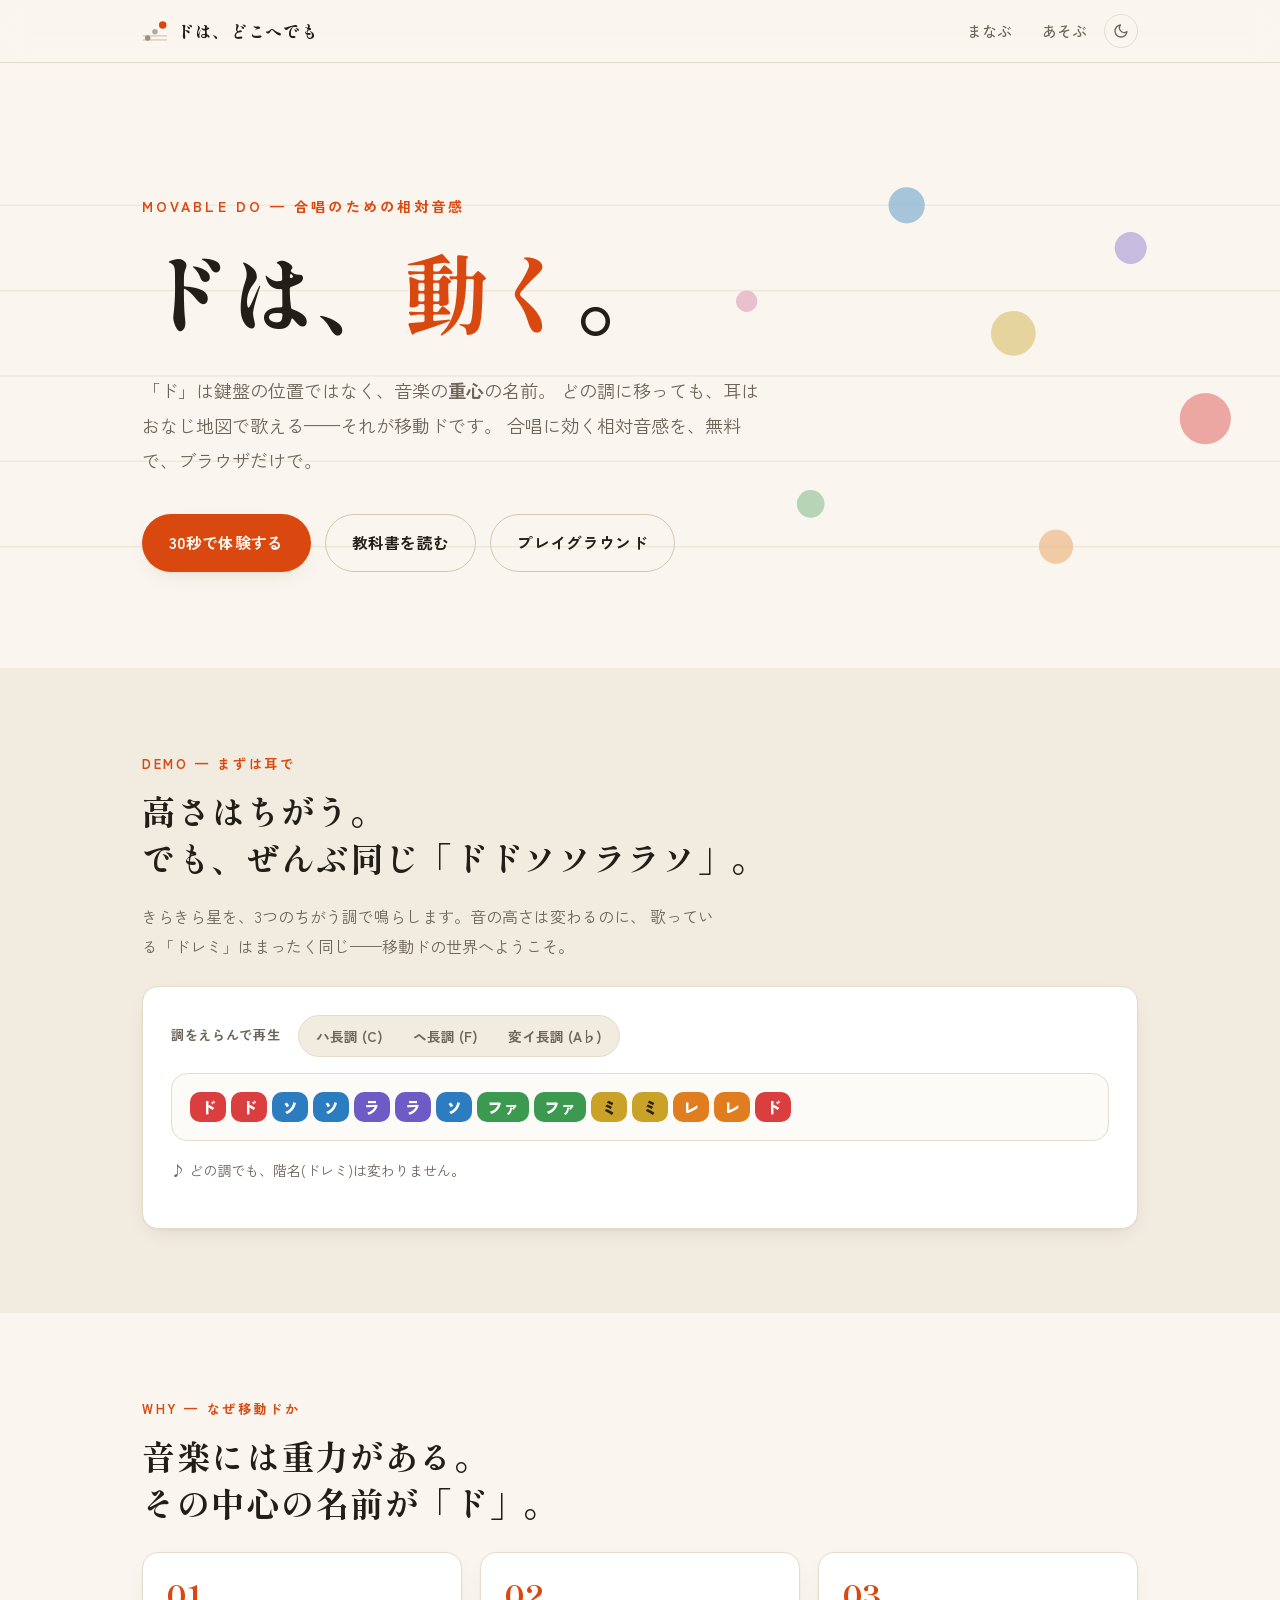
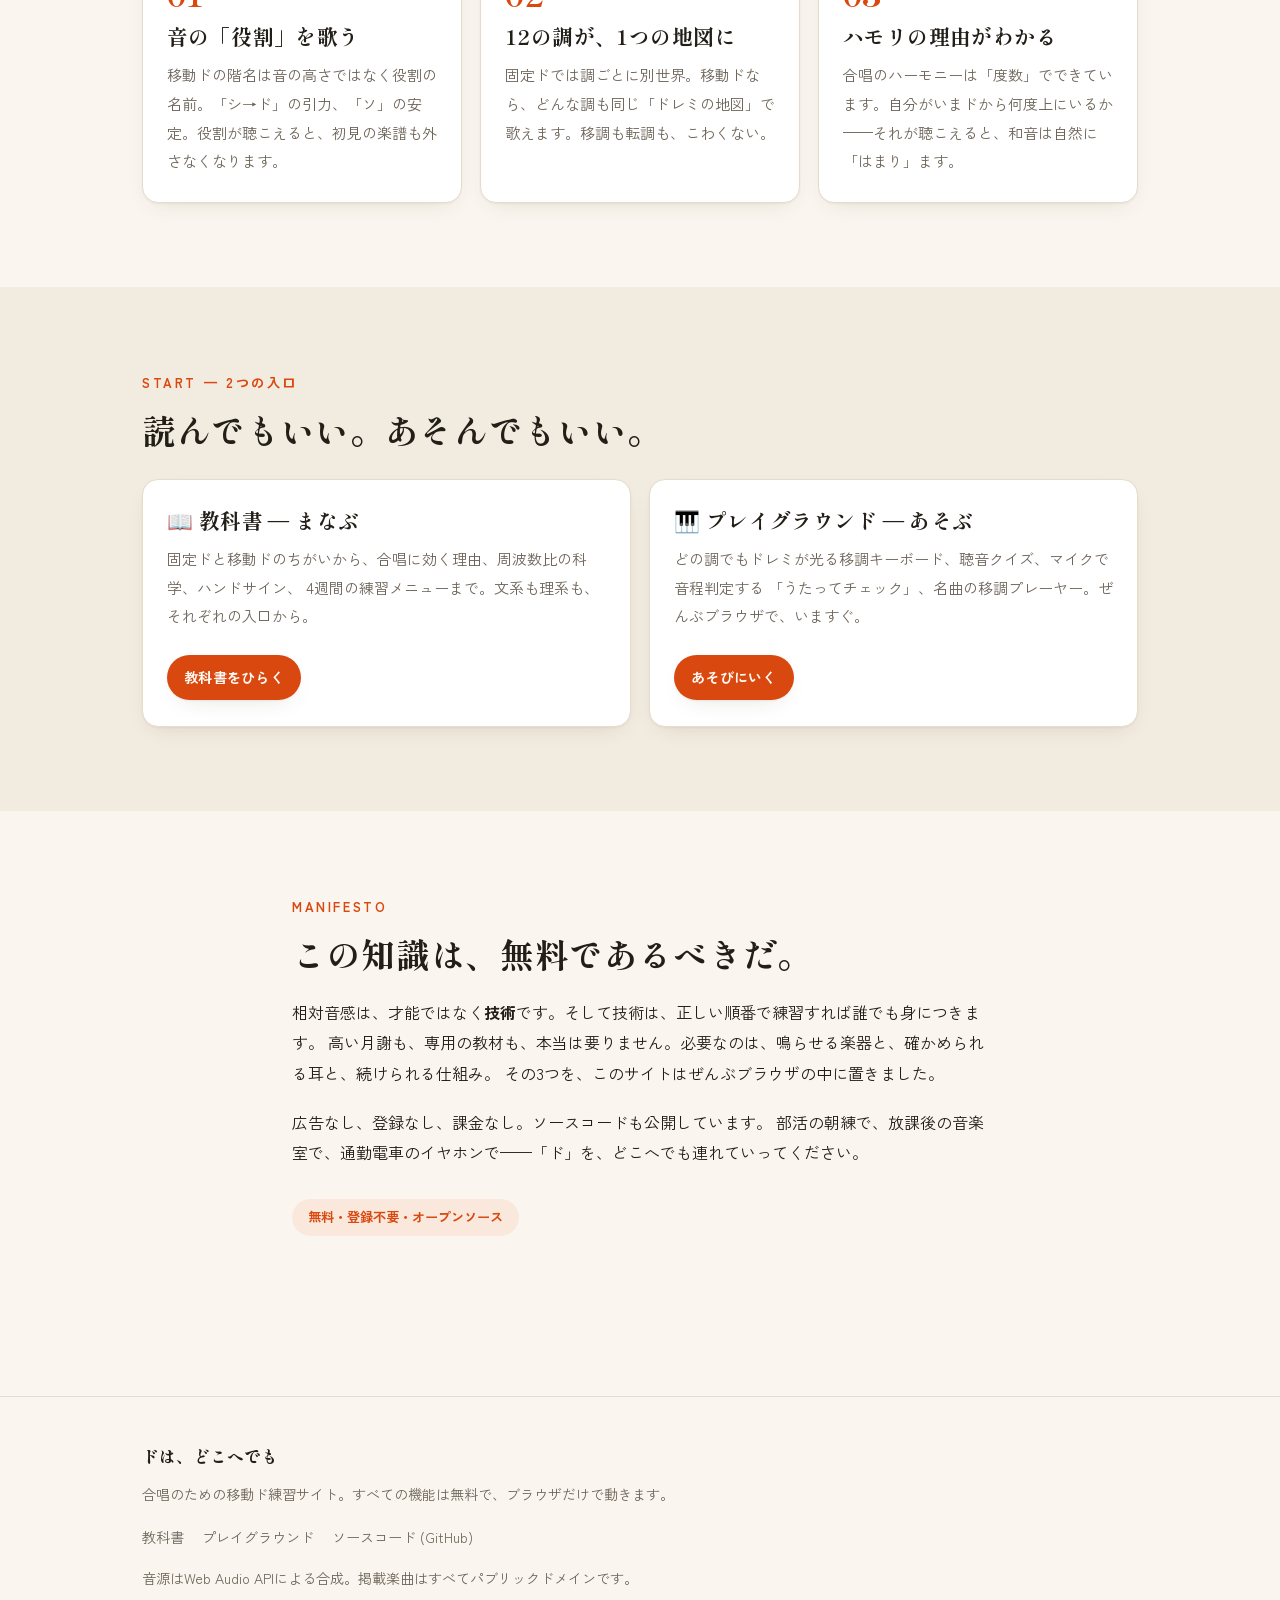
<file: index.html>
<!DOCTYPE html>
<html lang="ja">
<head>
<meta charset="UTF-8">
<meta name="viewport" content="width=device-width, initial-scale=1.0">
<title>ドは、どこへでも — 移動ドの教科書とプレイグラウンド</title>
<meta name="description" content="合唱のための「移動ド」を、無料で、ブラウザだけで身につける。聴音クイズ・マイク歌唱チェック・移調キーボードつきのオープンな音楽教育サイト。">
<meta property="og:title" content="ドは、どこへでも — 移動ドの教科書とプレイグラウンド">
<meta property="og:description" content="合唱のための「移動ド」を、無料で、ブラウザだけで。聴音クイズ・歌唱チェック・移調キーボードつき。">
<meta property="og:type" content="website">
<meta property="og:url" content="https://nova-anima.github.io/movable-do/">
<link rel="icon" type="image/svg+xml" href="assets/favicon.svg">
<script>document.documentElement.dataset.theme = localStorage.getItem('domove.theme') || (matchMedia('(prefers-color-scheme: dark)').matches ? 'dark' : 'light');</script>
<link rel="preconnect" href="https://fonts.googleapis.com">
<link rel="preconnect" href="https://fonts.gstatic.com" crossorigin>
<link href="https://fonts.googleapis.com/css2?family=Shippori+Mincho+B1:wght@700;800&family=Zen+Kaku+Gothic+New:wght@400;500;700;900&display=swap" rel="stylesheet">
<link rel="stylesheet" href="css/style.css">
</head>
<body>

<header class="site-header">
  <div class="wrap">
    <a class="brand" href="index.html" aria-label="ドは、どこへでも — ホーム">
      <svg class="brand-mark" viewBox="0 0 32 32" aria-hidden="true">
        <line x1="1" y1="22" x2="31" y2="22" stroke="var(--line-strong)" stroke-width="1.5"/>
        <line x1="1" y1="27" x2="31" y2="27" stroke="var(--line-strong)" stroke-width="1.5"/>
        <circle cx="7" cy="24.5" r="3.4" fill="var(--ink-3)"/>
        <circle cx="16" cy="17" r="3.4" fill="var(--ink-3)" opacity=".75"/>
        <circle cx="25.5" cy="8.5" r="4.6" fill="var(--accent)"/>
      </svg>
      ドは、どこへでも
    </a>
    <nav class="site-nav" aria-label="メイン">
      <a href="learn.html">まなぶ</a>
      <a href="playground.html">あそぶ</a>
      <button class="theme-toggle" type="button" aria-label="テーマ切り替え"></button>
    </nav>
  </div>
</header>

<main>
  <!-- ================= HERO ================= -->
  <section class="hero">
    <div class="hero-bg" aria-hidden="true">
      <svg viewBox="0 0 1200 600" preserveAspectRatio="xMidYMid slice">
        <g stroke="var(--line)" stroke-width="1.5">
          <line x1="0" y1="150" x2="1200" y2="150"/>
          <line x1="0" y1="230" x2="1200" y2="230"/>
          <line x1="0" y1="310" x2="1200" y2="310"/>
          <line x1="0" y1="390" x2="1200" y2="390"/>
          <line x1="0" y1="470" x2="1200" y2="470"/>
        </g>
        <circle class="float" cx="850" cy="150" r="17" fill="var(--c-so)" opacity=".8"/>
        <circle class="float" cx="950" cy="270" r="21" fill="var(--c-mi)" opacity=".8"/>
        <circle class="float" cx="1060" cy="190" r="15" fill="var(--c-la)" opacity=".75"/>
        <circle class="float" cx="1130" cy="350" r="24" fill="var(--c-do)" opacity=".85"/>
        <circle class="float" cx="760" cy="430" r="13" fill="var(--c-fa)" opacity=".7"/>
        <circle class="float" cx="990" cy="470" r="16" fill="var(--c-re)" opacity=".7"/>
        <circle class="float" cx="700" cy="240" r="10" fill="var(--c-ti)" opacity=".6"/>
      </svg>
    </div>
    <div class="wrap">
      <p class="hero-kicker">MOVABLE DO — 合唱のための相対音感</p>
      <h1 class="hero-title">ドは、<span class="accent">動く</span>。</h1>
      <p class="hero-lead">
        「ド」は鍵盤の位置ではなく、音楽の<strong>重心</strong>の名前。
        どの調に移っても、耳はおなじ地図で歌える——それが移動ドです。
        合唱に効く相対音感を、無料で、ブラウザだけで。
      </p>
      <div class="hero-actions">
        <a class="btn btn-primary" href="#demo">30秒で体験する</a>
        <a class="btn btn-ghost" href="learn.html">教科書を読む</a>
        <a class="btn btn-ghost" href="playground.html">プレイグラウンド</a>
      </div>
    </div>
  </section>

  <!-- ================= 30秒体験 ================= -->
  <section class="section section-alt" id="demo">
    <div class="wrap">
      <p class="section-kicker">DEMO — まずは耳で</p>
      <h2>高さはちがう。<br>でも、ぜんぶ同じ「ドドソソララソ」。</h2>
      <p class="muted" style="max-width:36em">
        きらきら星を、3つのちがう調で鳴らします。音の高さは変わるのに、
        歌っている「ドレミ」はまったく同じ——移動ドの世界へようこそ。
      </p>
      <div class="panel mt-2">
        <div class="controls">
          <span class="control-label">調をえらんで再生</span>
          <div class="seg" id="demo-keys" role="group" aria-label="調の選択"></div>
        </div>
        <div class="melody-tokens" id="demo-tokens" aria-live="off"></div>
        <p class="small muted mt-0" id="demo-caption">♪ どの調でも、階名(ドレミ)は変わりません。</p>
      </div>
    </div>
  </section>

  <!-- ================= コンセプト ================= -->
  <section class="section">
    <div class="wrap">
      <p class="section-kicker">WHY — なぜ移動ドか</p>
      <h2>音楽には重力がある。<br>その中心の名前が「ド」。</h2>
      <div class="cards">
        <div class="card">
          <div class="card-num">01</div>
          <h3>音の「役割」を歌う</h3>
          <p>移動ドの階名は音の高さではなく役割の名前。「シ→ド」の引力、「ソ」の安定。役割が聴こえると、初見の楽譜も外さなくなります。</p>
        </div>
        <div class="card">
          <div class="card-num">02</div>
          <h3>12の調が、1つの地図に</h3>
          <p>固定ドでは調ごとに別世界。移動ドなら、どんな調も同じ「ドレミの地図」で歌えます。移調も転調も、こわくない。</p>
        </div>
        <div class="card">
          <div class="card-num">03</div>
          <h3>ハモリの理由がわかる</h3>
          <p>合唱のハーモニーは「度数」でできています。自分がいまドから何度上にいるか——それが聴こえると、和音は自然に「はまり」ます。</p>
        </div>
      </div>
    </div>
  </section>

  <!-- ================= 入口 ================= -->
  <section class="section section-alt">
    <div class="wrap">
      <p class="section-kicker">START — 2つの入口</p>
      <h2>読んでもいい。あそんでもいい。</h2>
      <div class="cards">
        <div class="card">
          <h3>📖 教科書 — まなぶ</h3>
          <p>
            固定ドと移動ドのちがいから、合唱に効く理由、周波数比の科学、ハンドサイン、
            4週間の練習メニューまで。文系も理系も、それぞれの入口から。
          </p>
          <p class="mt-2"><a class="btn btn-primary btn-sm" href="learn.html">教科書をひらく</a></p>
        </div>
        <div class="card">
          <h3>🎹 プレイグラウンド — あそぶ</h3>
          <p>
            どの調でもドレミが光る移調キーボード、聴音クイズ、マイクで音程判定する
            「うたってチェック」、名曲の移調プレーヤー。ぜんぶブラウザで、いますぐ。
          </p>
          <p class="mt-2"><a class="btn btn-primary btn-sm" href="playground.html">あそびにいく</a></p>
        </div>
      </div>
    </div>
  </section>

  <!-- ================= 思想 ================= -->
  <section class="section">
    <div class="wrap-narrow">
      <p class="section-kicker">MANIFESTO</p>
      <h2>この知識は、無料であるべきだ。</h2>
      <p>
        相対音感は、才能ではなく<strong>技術</strong>です。そして技術は、正しい順番で練習すれば誰でも身につきます。
        高い月謝も、専用の教材も、本当は要りません。必要なのは、鳴らせる楽器と、確かめられる耳と、続けられる仕組み。
        その3つを、このサイトはぜんぶブラウザの中に置きました。
      </p>
      <p>
        広告なし、登録なし、課金なし。ソースコードも公開しています。
        部活の朝練で、放課後の音楽室で、通勤電車のイヤホンで——「ド」を、どこへでも連れていってください。
      </p>
      <p class="pill-note mt-1">無料・登録不要・オープンソース</p>
    </div>
  </section>
</main>

<footer class="site-footer">
  <div class="wrap">
    <div class="foot-brand">ドは、どこへでも</div>
    <p>合唱のための移動ド練習サイト。すべての機能は無料で、ブラウザだけで動きます。</p>
    <nav aria-label="フッター">
      <a href="learn.html">教科書</a>
      <a href="playground.html">プレイグラウンド</a>
      <a href="https://github.com/nova-anima/movable-do" id="foot-repo" rel="noopener">ソースコード (GitHub)</a>
    </nav>
    <p class="small">音源はWeb Audio APIによる合成。掲載楽曲はすべてパブリックドメインです。</p>
  </div>
</footer>

<script type="module" src="js/site.js"></script>
<script type="module" src="js/home.js"></script>
</body>
</html>
</file>
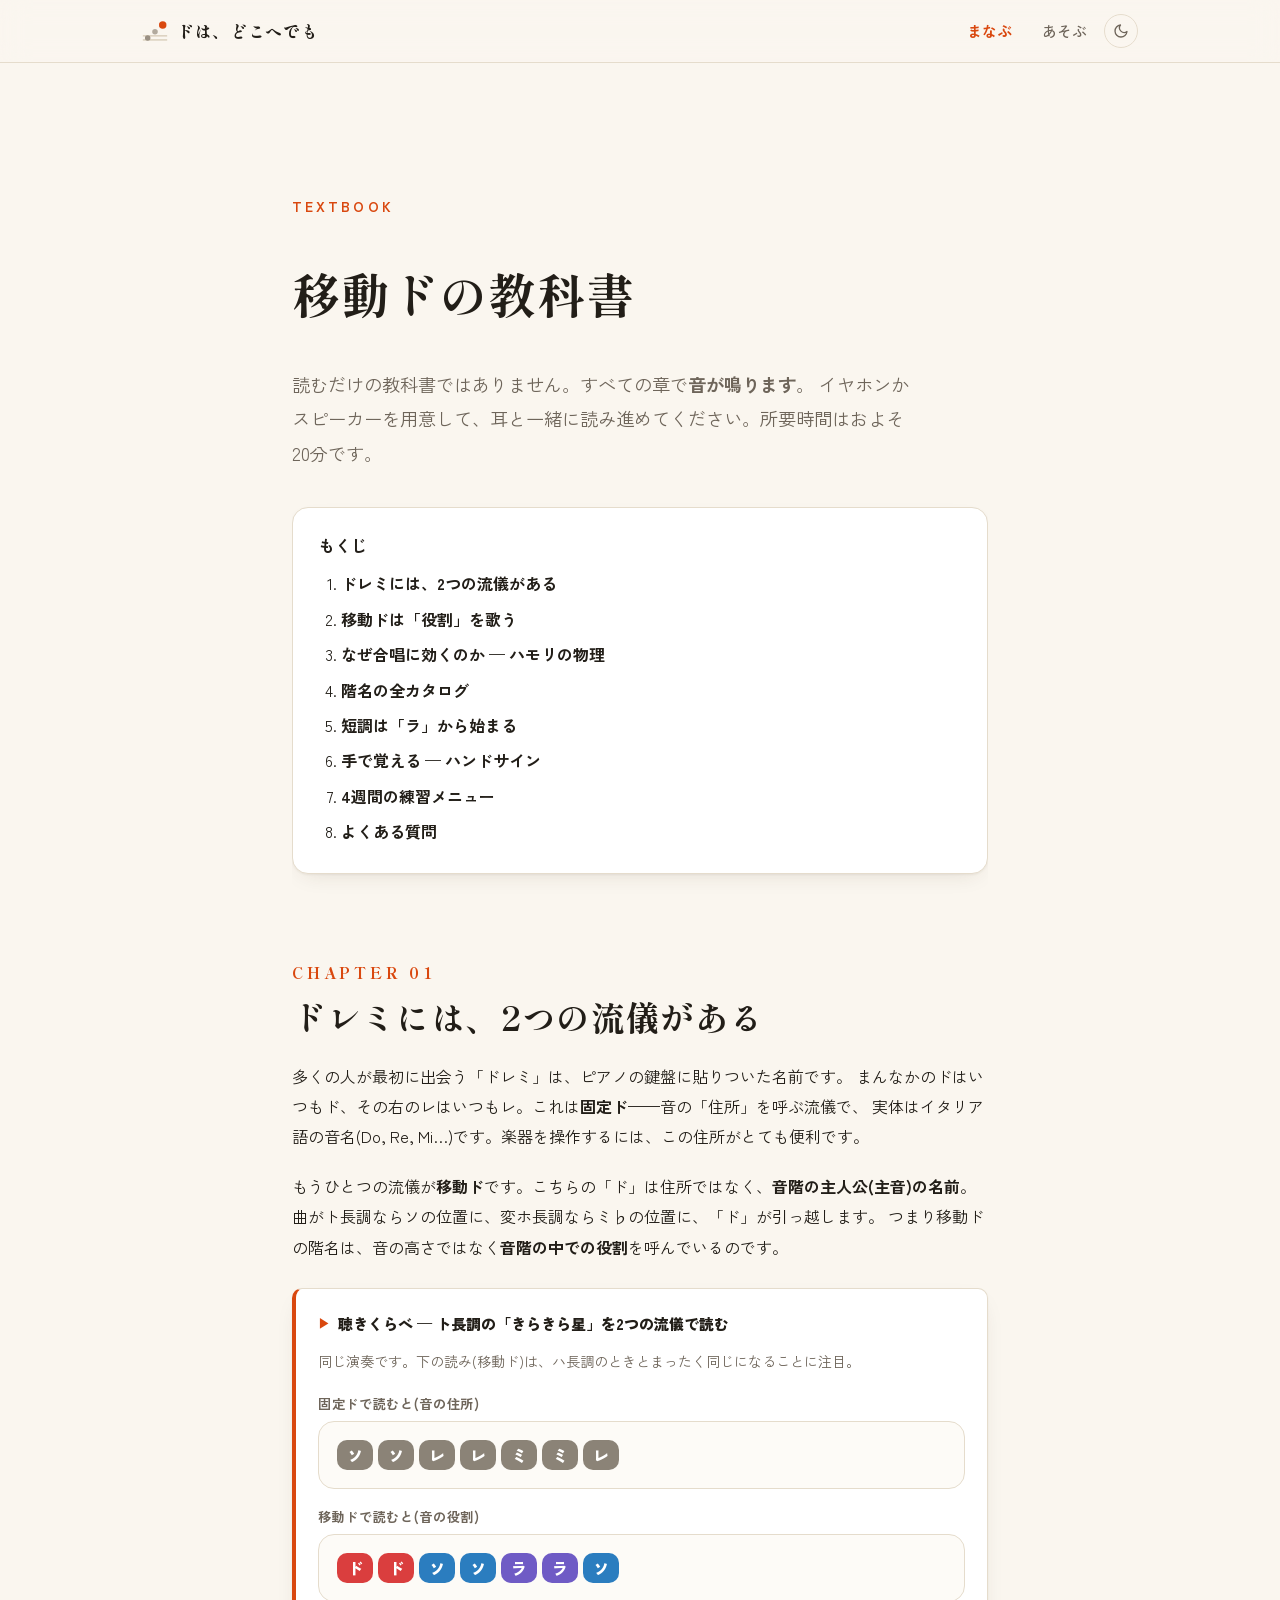
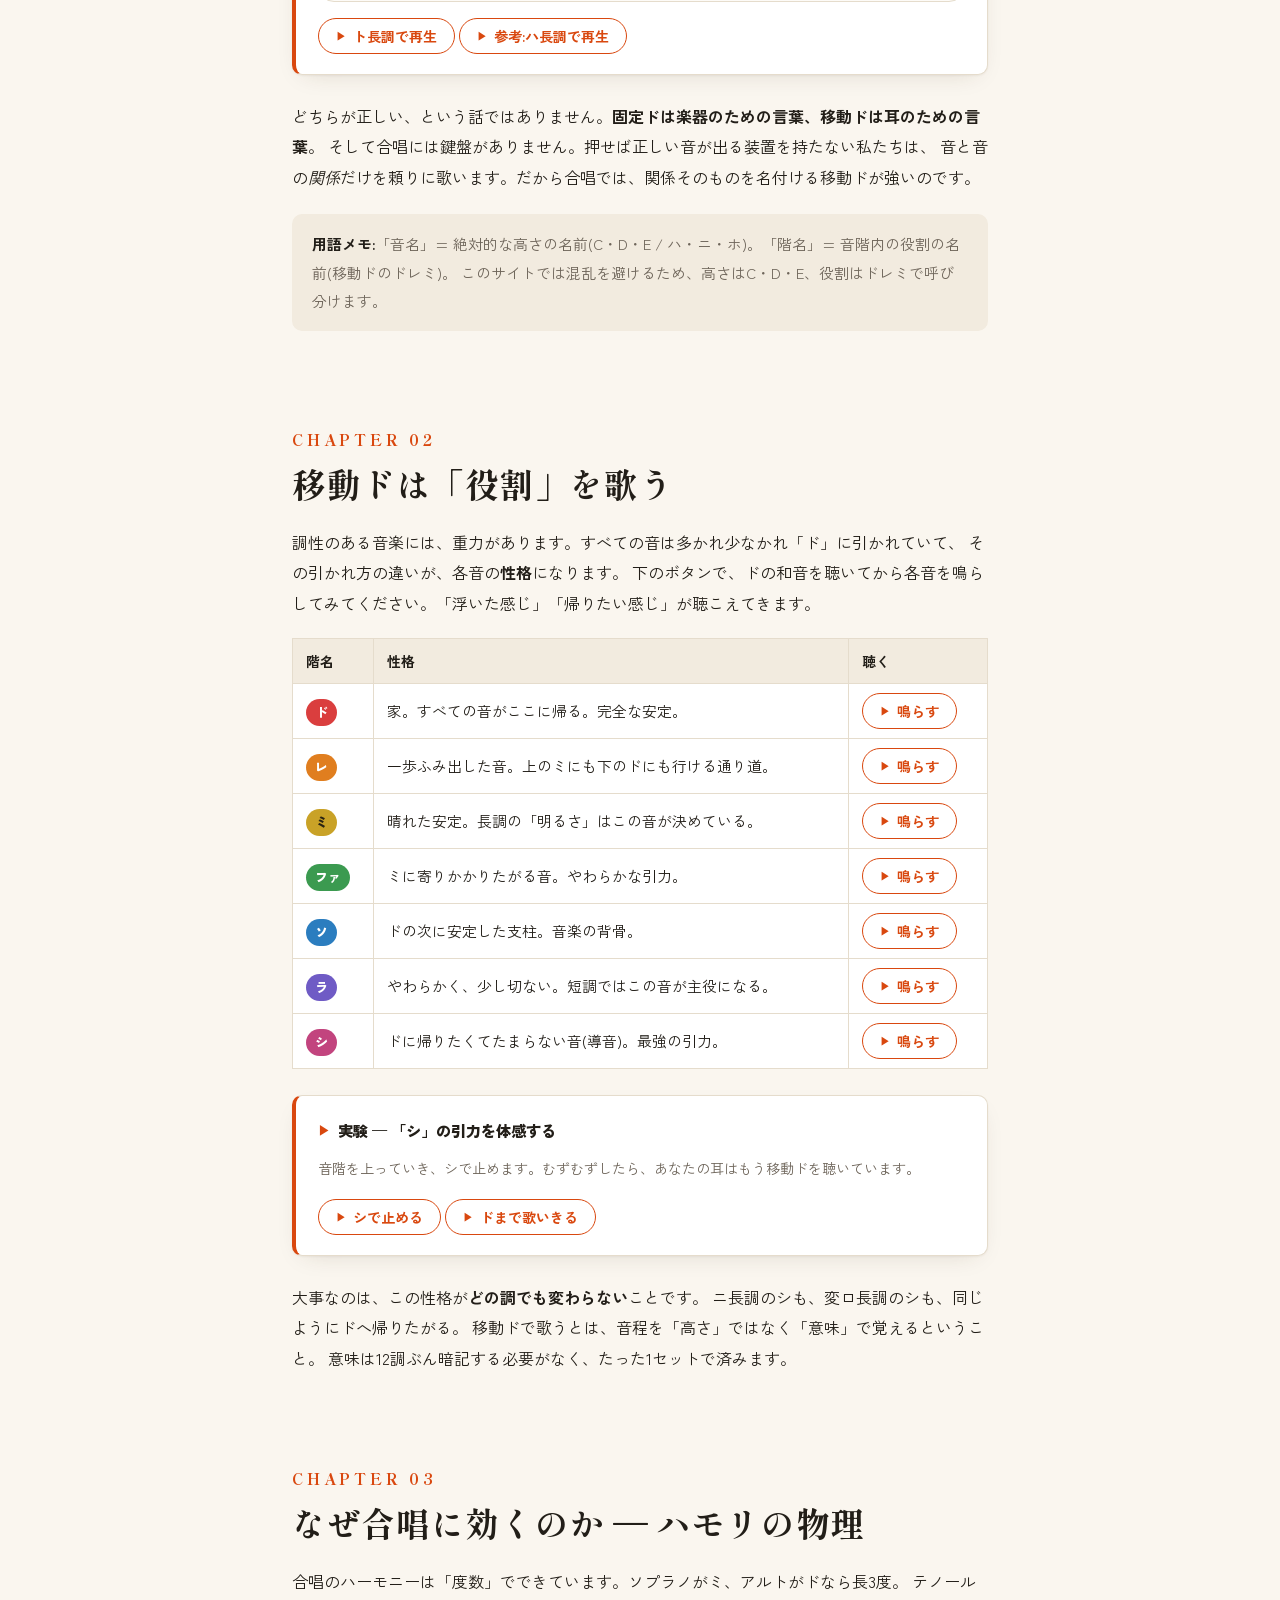
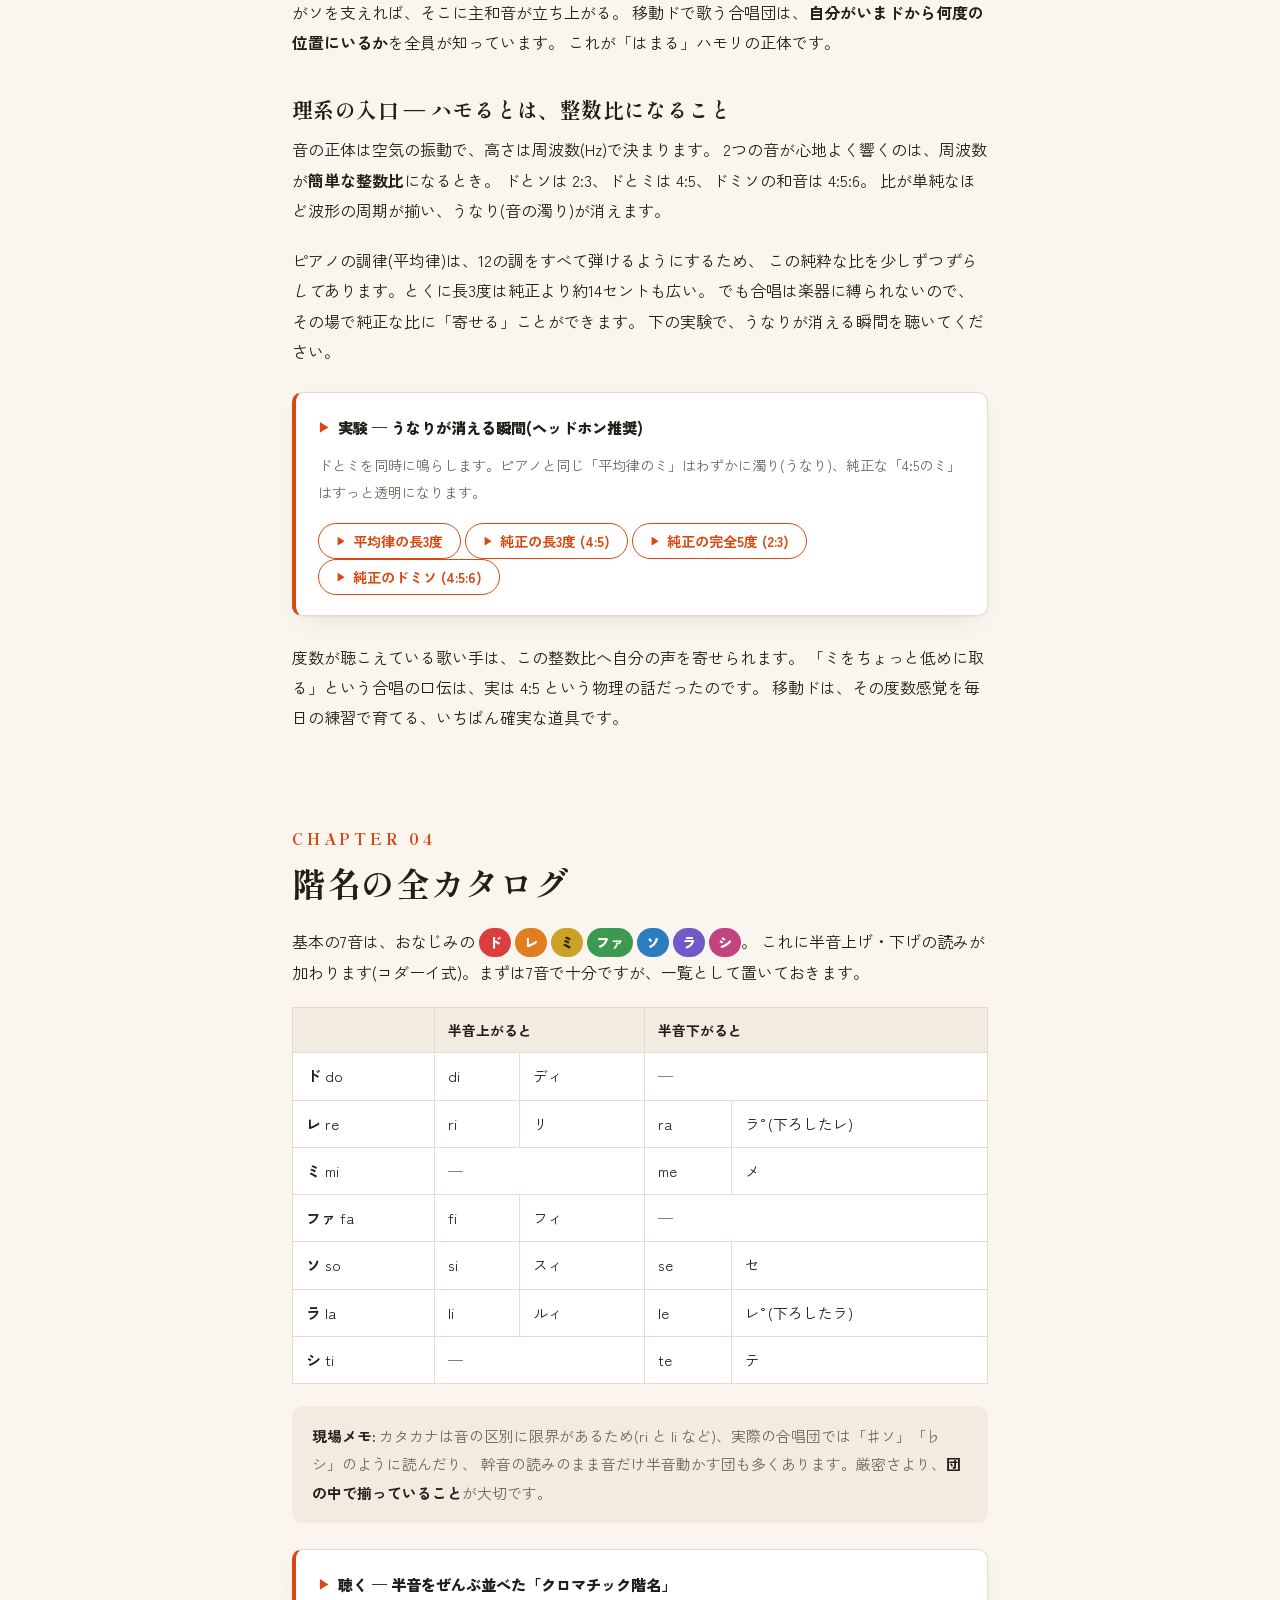
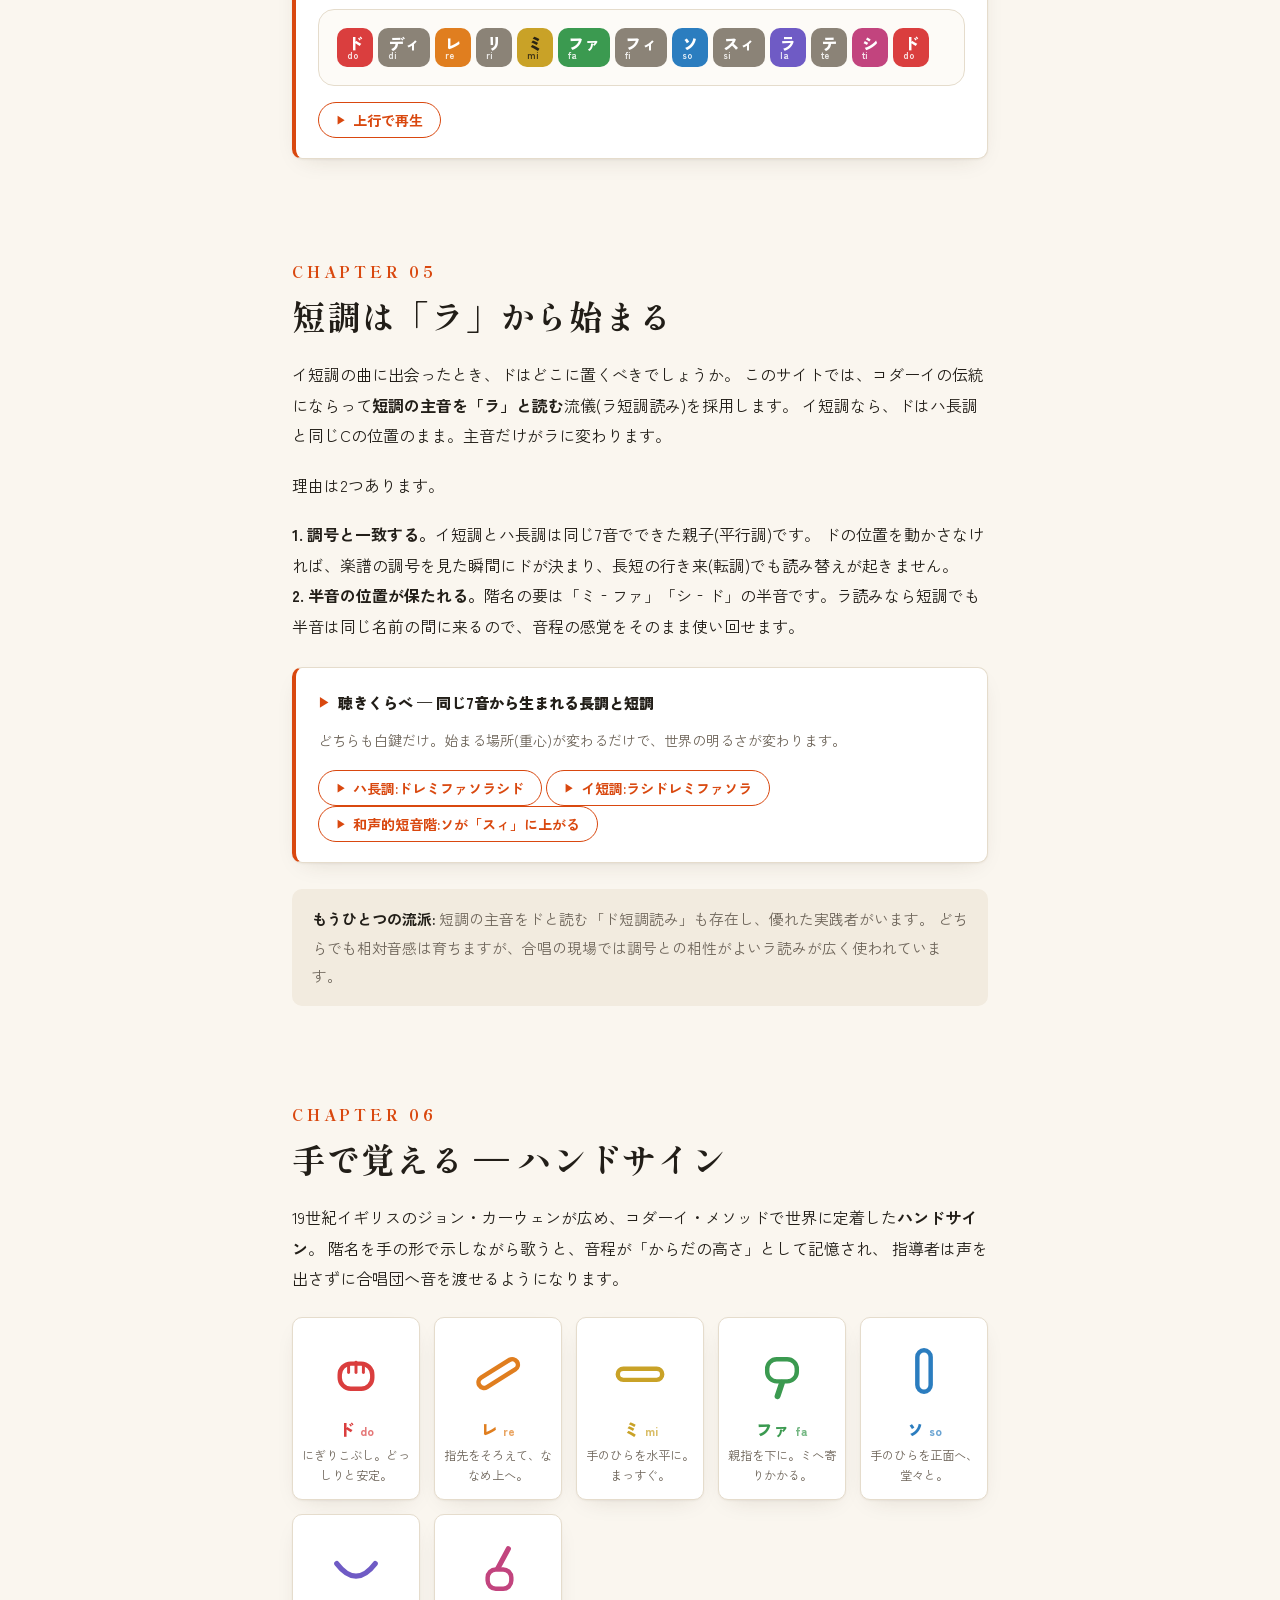
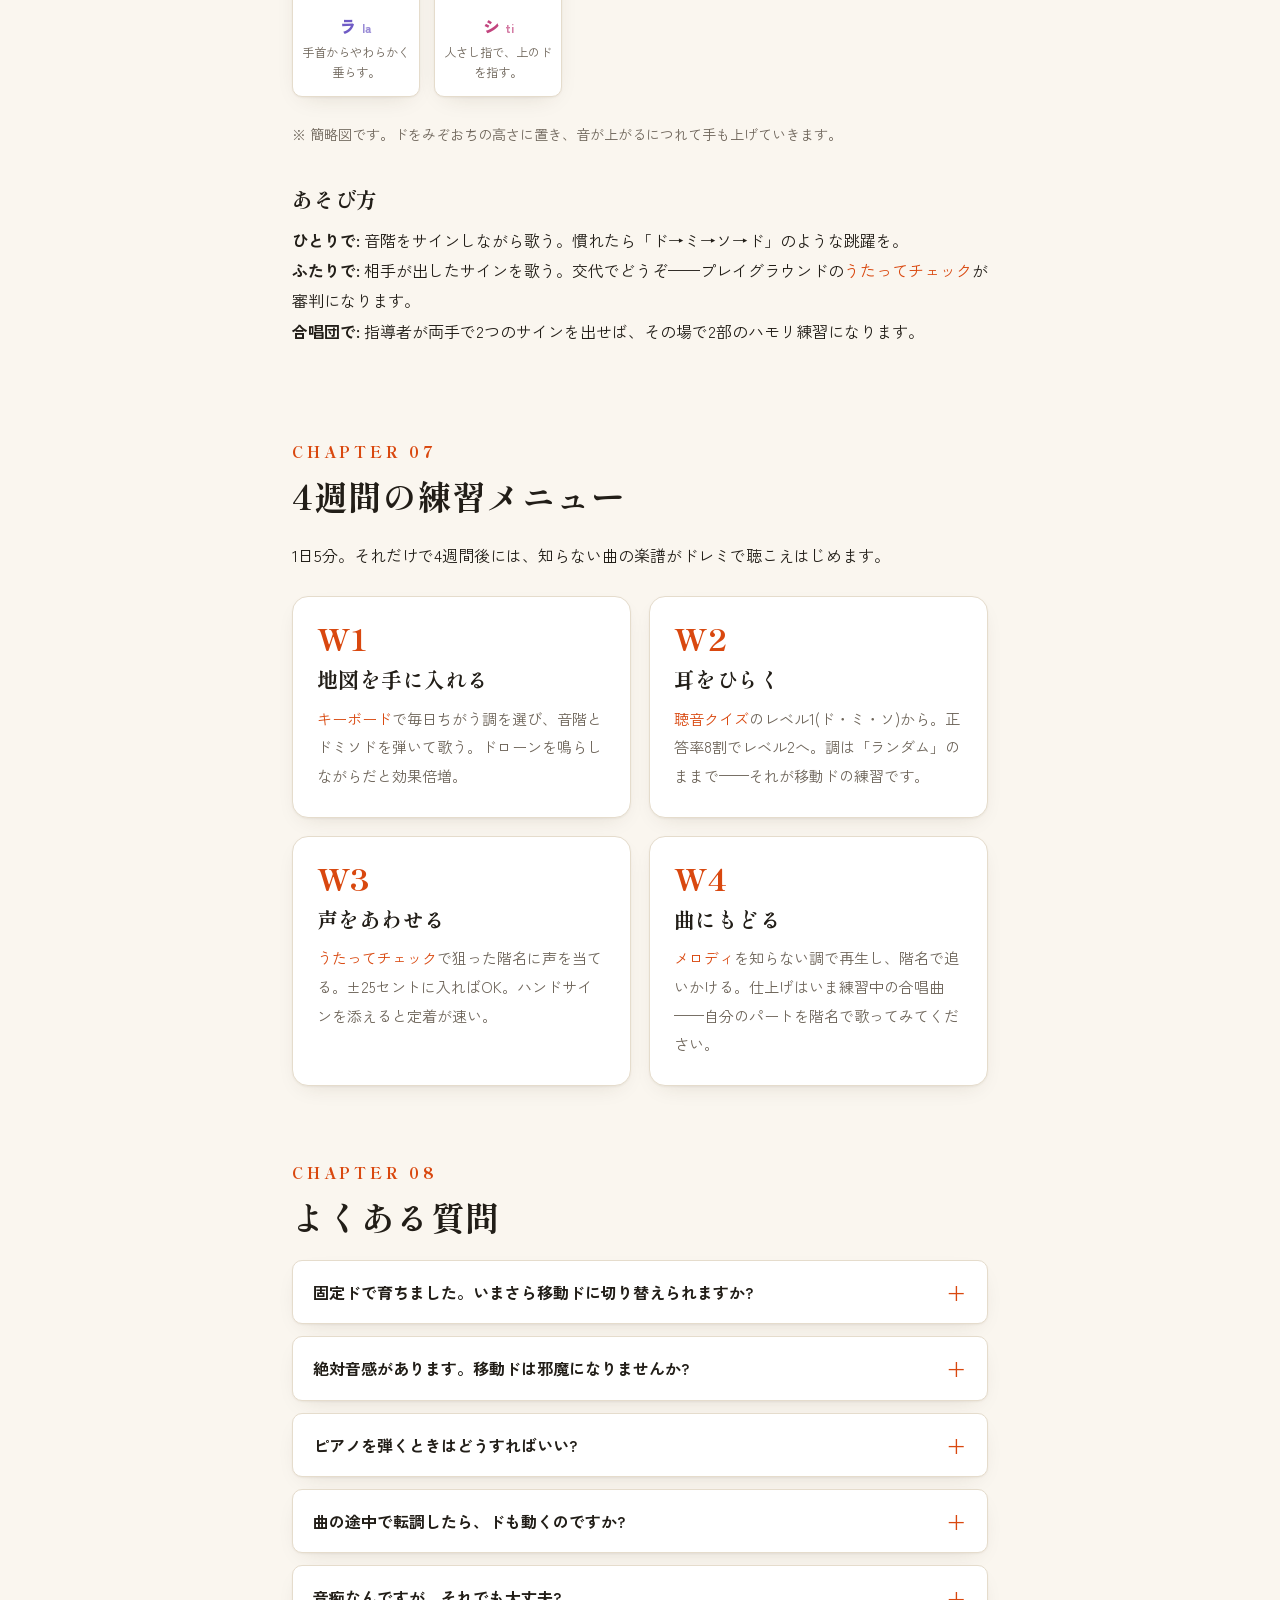
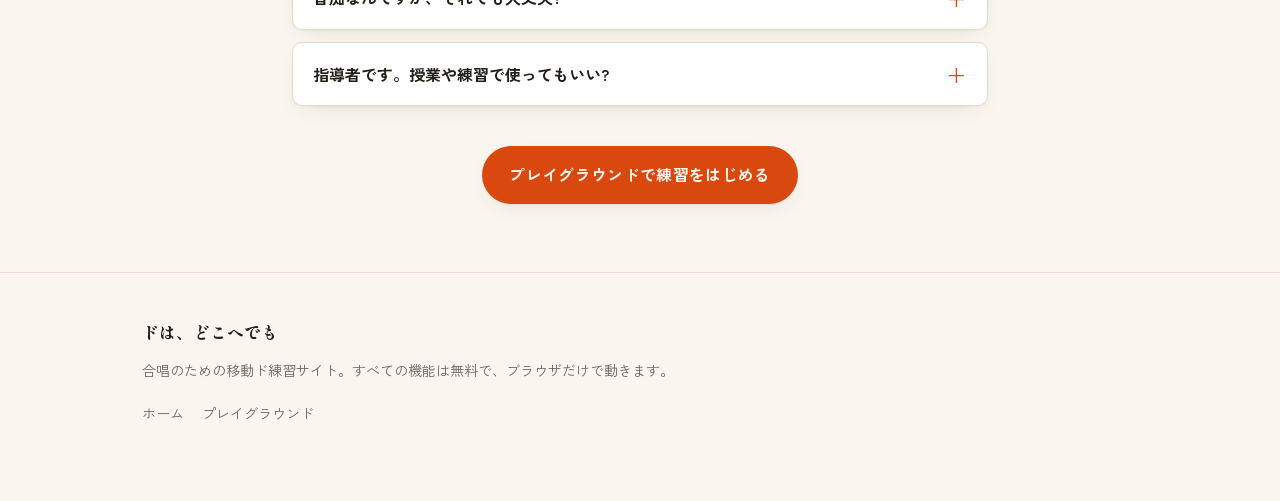
<file: learn.html>
<!DOCTYPE html>
<html lang="ja">
<head>
<meta charset="UTF-8">
<meta name="viewport" content="width=device-width, initial-scale=1.0">
<title>教科書 — 移動ドの完全ガイド | ドは、どこへでも</title>
<meta name="description" content="固定ドとの違い、音の役割、ハモリの物理、短調のラ読み、ハンドサイン、4週間練習メニューまで。音が鳴る移動ドの教科書。">
<link rel="icon" type="image/svg+xml" href="assets/favicon.svg">
<script>document.documentElement.dataset.theme = localStorage.getItem('domove.theme') || (matchMedia('(prefers-color-scheme: dark)').matches ? 'dark' : 'light');</script>
<link rel="preconnect" href="https://fonts.googleapis.com">
<link rel="preconnect" href="https://fonts.gstatic.com" crossorigin>
<link href="https://fonts.googleapis.com/css2?family=Shippori+Mincho+B1:wght@700;800&family=Zen+Kaku+Gothic+New:wght@400;500;700;900&display=swap" rel="stylesheet">
<link rel="stylesheet" href="css/style.css">
</head>
<body>

<header class="site-header">
  <div class="wrap">
    <a class="brand" href="index.html">
      <svg class="brand-mark" viewBox="0 0 32 32" aria-hidden="true">
        <line x1="1" y1="22" x2="31" y2="22" stroke="var(--line-strong)" stroke-width="1.5"/>
        <line x1="1" y1="27" x2="31" y2="27" stroke="var(--line-strong)" stroke-width="1.5"/>
        <circle cx="7" cy="24.5" r="3.4" fill="var(--ink-3)"/>
        <circle cx="16" cy="17" r="3.4" fill="var(--ink-3)" opacity=".75"/>
        <circle cx="25.5" cy="8.5" r="4.6" fill="var(--accent)"/>
      </svg>
      ドは、どこへでも
    </a>
    <nav class="site-nav" aria-label="メイン">
      <a href="learn.html" class="active">まなぶ</a>
      <a href="playground.html">あそぶ</a>
      <button class="theme-toggle" type="button" aria-label="テーマ切り替え"></button>
    </nav>
  </div>
</header>

<main class="wrap-narrow">

  <section class="hero" style="padding-bottom:10px">
    <p class="hero-kicker">TEXTBOOK</p>
    <h1>移動ドの教科書</h1>
    <p class="hero-lead">
      読むだけの教科書ではありません。すべての章で<strong>音が鳴ります</strong>。
      イヤホンかスピーカーを用意して、耳と一緒に読み進めてください。所要時間はおよそ20分です。
    </p>
    <div class="toc">
      <strong>もくじ</strong>
      <ol>
        <li><a href="#ch1">ドレミには、2つの流儀がある</a></li>
        <li><a href="#ch2">移動ドは「役割」を歌う</a></li>
        <li><a href="#ch3">なぜ合唱に効くのか — ハモリの物理</a></li>
        <li><a href="#ch4">階名の全カタログ</a></li>
        <li><a href="#ch5">短調は「ラ」から始まる</a></li>
        <li><a href="#ch6">手で覚える — ハンドサイン</a></li>
        <li><a href="#ch7">4週間の練習メニュー</a></li>
        <li><a href="#ch8">よくある質問</a></li>
      </ol>
    </div>
  </section>

  <!-- ============ 第1章 ============ -->
  <section class="chapter" id="ch1">
    <p class="chapter-num">CHAPTER 01</p>
    <h2>ドレミには、2つの流儀がある</h2>
    <p>
      多くの人が最初に出会う「ドレミ」は、ピアノの鍵盤に貼りついた名前です。
      まんなかのドはいつもド、その右のレはいつもレ。これは<strong>固定ド</strong>——音の「住所」を呼ぶ流儀で、
      実体はイタリア語の音名(Do, Re, Mi…)です。楽器を操作するには、この住所がとても便利です。
    </p>
    <p>
      もうひとつの流儀が<strong>移動ド</strong>です。こちらの「ド」は住所ではなく、<strong>音階の主人公(主音)の名前</strong>。
      曲がト長調ならソの位置に、変ホ長調ならミ♭の位置に、「ド」が引っ越します。
      つまり移動ドの階名は、音の高さではなく<strong>音階の中での役割</strong>を呼んでいるのです。
    </p>
    <div class="demo-box">
      <div class="demo-title">聴きくらべ — ト長調の「きらきら星」を2つの流儀で読む</div>
      <p class="small muted">同じ演奏です。下の読み(移動ド)は、ハ長調のときとまったく同じになることに注目。</p>
      <div class="control-label" style="margin-bottom:4px">固定ドで読むと(音の住所)</div>
      <div class="melody-tokens" id="cmp-fixed"></div>
      <div class="control-label" style="margin-bottom:4px">移動ドで読むと(音の役割)</div>
      <div class="melody-tokens" id="cmp-movable"></div>
      <button class="play-inline" data-play="compare">ト長調で再生</button>
      <button class="play-inline" data-play="compare-c">参考:ハ長調で再生</button>
    </div>
    <p>
      どちらが正しい、という話ではありません。<strong>固定ドは楽器のための言葉、移動ドは耳のための言葉</strong>。
      そして合唱には鍵盤がありません。押せば正しい音が出る装置を持たない私たちは、
      音と音の<em>関係</em>だけを頼りに歌います。だから合唱では、関係そのものを名付ける移動ドが強いのです。
    </p>
    <div class="note-box">
      <b>用語メモ:</b>「音名」= 絶対的な高さの名前(C・D・E / ハ・ニ・ホ)。「階名」= 音階内の役割の名前(移動ドのドレミ)。
      このサイトでは混乱を避けるため、高さはC・D・E、役割はドレミで呼び分けます。
    </div>
  </section>

  <!-- ============ 第2章 ============ -->
  <section class="chapter" id="ch2">
    <p class="chapter-num">CHAPTER 02</p>
    <h2>移動ドは「役割」を歌う</h2>
    <p>
      調性のある音楽には、重力があります。すべての音は多かれ少なかれ「ド」に引かれていて、
      その引かれ方の違いが、各音の<strong>性格</strong>になります。
      下のボタンで、ドの和音を聴いてから各音を鳴らしてみてください。「浮いた感じ」「帰りたい感じ」が聴こえてきます。
    </p>
    <table class="simple">
      <thead><tr><th>階名</th><th>性格</th><th>聴く</th></tr></thead>
      <tbody>
        <tr><td><span class="syl-badge syl-do">ド</span></td><td>家。すべての音がここに帰る。完全な安定。</td><td><button class="play-inline" data-play="degree" data-deg="0">鳴らす</button></td></tr>
        <tr><td><span class="syl-badge syl-re">レ</span></td><td>一歩ふみ出した音。上のミにも下のドにも行ける通り道。</td><td><button class="play-inline" data-play="degree" data-deg="1">鳴らす</button></td></tr>
        <tr><td><span class="syl-badge syl-mi">ミ</span></td><td>晴れた安定。長調の「明るさ」はこの音が決めている。</td><td><button class="play-inline" data-play="degree" data-deg="2">鳴らす</button></td></tr>
        <tr><td><span class="syl-badge syl-fa">ファ</span></td><td>ミに寄りかかりたがる音。やわらかな引力。</td><td><button class="play-inline" data-play="degree" data-deg="3">鳴らす</button></td></tr>
        <tr><td><span class="syl-badge syl-so">ソ</span></td><td>ドの次に安定した支柱。音楽の背骨。</td><td><button class="play-inline" data-play="degree" data-deg="4">鳴らす</button></td></tr>
        <tr><td><span class="syl-badge syl-la">ラ</span></td><td>やわらかく、少し切ない。短調ではこの音が主役になる。</td><td><button class="play-inline" data-play="degree" data-deg="5">鳴らす</button></td></tr>
        <tr><td><span class="syl-badge syl-ti">シ</span></td><td>ドに帰りたくてたまらない音(導音)。最強の引力。</td><td><button class="play-inline" data-play="degree" data-deg="6">鳴らす</button></td></tr>
      </tbody>
    </table>
    <div class="demo-box">
      <div class="demo-title">実験 — 「シ」の引力を体感する</div>
      <p class="small muted">音階を上っていき、シで止めます。むずむずしたら、あなたの耳はもう移動ドを聴いています。</p>
      <button class="play-inline" data-play="gravity" data-variant="stop">シで止める</button>
      <button class="play-inline" data-play="gravity" data-variant="resolve">ドまで歌いきる</button>
    </div>
    <p>
      大事なのは、この性格が<strong>どの調でも変わらない</strong>ことです。
      ニ長調のシも、変ロ長調のシも、同じようにドへ帰りたがる。
      移動ドで歌うとは、音程を「高さ」ではなく「意味」で覚えるということ。
      意味は12調ぶん暗記する必要がなく、たった1セットで済みます。
    </p>
  </section>

  <!-- ============ 第3章 ============ -->
  <section class="chapter" id="ch3">
    <p class="chapter-num">CHAPTER 03</p>
    <h2>なぜ合唱に効くのか — ハモリの物理</h2>
    <p>
      合唱のハーモニーは「度数」でできています。ソプラノがミ、アルトがドなら長3度。
      テノールがソを支えれば、そこに主和音が立ち上がる。
      移動ドで歌う合唱団は、<strong>自分がいまドから何度の位置にいるか</strong>を全員が知っています。
      これが「はまる」ハモリの正体です。
    </p>
    <h3>理系の入口 — ハモるとは、整数比になること</h3>
    <p>
      音の正体は空気の振動で、高さは周波数(Hz)で決まります。
      2つの音が心地よく響くのは、周波数が<strong>簡単な整数比</strong>になるとき。
      ドとソは 2:3、ドとミは 4:5、ドミソの和音は 4:5:6。
      比が単純なほど波形の周期が揃い、うなり(音の濁り)が消えます。
    </p>
    <p>
      ピアノの調律(平均律)は、12の調をすべて弾けるようにするため、
      この純粋な比を少しずつ<em>ずらして</em>あります。とくに長3度は純正より約14セントも広い。
      でも合唱は楽器に縛られないので、その場で純正な比に「寄せる」ことができます。
      下の実験で、うなりが消える瞬間を聴いてください。
    </p>
    <div class="demo-box">
      <div class="demo-title">実験 — うなりが消える瞬間(ヘッドホン推奨)</div>
      <p class="small muted">ドとミを同時に鳴らします。ピアノと同じ「平均律のミ」はわずかに濁り(うなり)、純正な「4:5のミ」はすっと透明になります。</p>
      <button class="play-inline" data-play="ratio" data-variant="et3">平均律の長3度</button>
      <button class="play-inline" data-play="ratio" data-variant="just3">純正の長3度 (4:5)</button>
      <button class="play-inline" data-play="ratio" data-variant="just5">純正の完全5度 (2:3)</button>
      <button class="play-inline" data-play="ratio" data-variant="triad">純正のドミソ (4:5:6)</button>
    </div>
    <p>
      度数が聴こえている歌い手は、この整数比へ自分の声を寄せられます。
      「ミをちょっと低めに取る」という合唱の口伝は、実は 4:5 という物理の話だったのです。
      移動ドは、その度数感覚を毎日の練習で育てる、いちばん確実な道具です。
    </p>
  </section>

  <!-- ============ 第4章 ============ -->
  <section class="chapter" id="ch4">
    <p class="chapter-num">CHAPTER 04</p>
    <h2>階名の全カタログ</h2>
    <p>
      基本の7音は、おなじみの <span class="syl-badge syl-do">ド</span> <span class="syl-badge syl-re">レ</span> <span class="syl-badge syl-mi">ミ</span> <span class="syl-badge syl-fa">ファ</span> <span class="syl-badge syl-so">ソ</span> <span class="syl-badge syl-la">ラ</span> <span class="syl-badge syl-ti">シ</span>。
      これに半音上げ・下げの読みが加わります(コダーイ式)。まずは7音で十分ですが、一覧として置いておきます。
    </p>
    <table class="simple">
      <thead><tr><th></th><th colspan="2">半音上がると</th><th colspan="2">半音下がると</th></tr></thead>
      <tbody>
        <tr><td><b>ド</b> do</td><td>di</td><td>ディ</td><td colspan="2" class="muted">—</td></tr>
        <tr><td><b>レ</b> re</td><td>ri</td><td>リ</td><td>ra</td><td>ラ°(下ろしたレ)</td></tr>
        <tr><td><b>ミ</b> mi</td><td colspan="2" class="muted">—</td><td>me</td><td>メ</td></tr>
        <tr><td><b>ファ</b> fa</td><td>fi</td><td>フィ</td><td colspan="2" class="muted">—</td></tr>
        <tr><td><b>ソ</b> so</td><td>si</td><td>スィ</td><td>se</td><td>セ</td></tr>
        <tr><td><b>ラ</b> la</td><td>li</td><td>ルィ</td><td>le</td><td>レ°(下ろしたラ)</td></tr>
        <tr><td><b>シ</b> ti</td><td colspan="2" class="muted">—</td><td>te</td><td>テ</td></tr>
      </tbody>
    </table>
    <div class="note-box">
      <b>現場メモ:</b> カタカナは音の区別に限界があるため(ri と li など)、実際の合唱団では「♯ソ」「♭シ」のように読んだり、
      幹音の読みのまま音だけ半音動かす団も多くあります。厳密さより、<b>団の中で揃っていること</b>が大切です。
    </div>
    <div class="demo-box">
      <div class="demo-title">聴く — 半音をぜんぶ並べた「クロマチック階名」</div>
      <div class="melody-tokens" id="chroma-tokens"></div>
      <button class="play-inline" data-play="chromatic">上行で再生</button>
    </div>
  </section>

  <!-- ============ 第5章 ============ -->
  <section class="chapter" id="ch5">
    <p class="chapter-num">CHAPTER 05</p>
    <h2>短調は「ラ」から始まる</h2>
    <p>
      イ短調の曲に出会ったとき、ドはどこに置くべきでしょうか。
      このサイトでは、コダーイの伝統にならって<strong>短調の主音を「ラ」と読む</strong>流儀(ラ短調読み)を採用します。
      イ短調なら、ドはハ長調と同じCの位置のまま。主音だけがラに変わります。
    </p>
    <p>理由は2つあります。</p>
    <p>
      <strong>1. 調号と一致する。</strong>イ短調とハ長調は同じ7音でできた親子(平行調)です。
      ドの位置を動かさなければ、楽譜の調号を見た瞬間にドが決まり、長短の行き来(転調)でも読み替えが起きません。<br>
      <strong>2. 半音の位置が保たれる。</strong>階名の要は「ミ‐ファ」「シ‐ド」の半音です。ラ読みなら短調でも半音は同じ名前の間に来るので、音程の感覚をそのまま使い回せます。
    </p>
    <div class="demo-box">
      <div class="demo-title">聴きくらべ — 同じ7音から生まれる長調と短調</div>
      <p class="small muted">どちらも白鍵だけ。始まる場所(重心)が変わるだけで、世界の明るさが変わります。</p>
      <button class="play-inline" data-play="scale" data-variant="major">ハ長調:ドレミファソラシド</button>
      <button class="play-inline" data-play="scale" data-variant="minor">イ短調:ラシドレミファソラ</button>
      <button class="play-inline" data-play="scale" data-variant="minorharm">和声的短音階:ソが「スィ」に上がる</button>
    </div>
    <div class="note-box">
      <b>もうひとつの流派:</b> 短調の主音をドと読む「ド短調読み」も存在し、優れた実践者がいます。
      どちらでも相対音感は育ちますが、合唱の現場では調号との相性がよいラ読みが広く使われています。
    </div>
  </section>

  <!-- ============ 第6章 ============ -->
  <section class="chapter" id="ch6">
    <p class="chapter-num">CHAPTER 06</p>
    <h2>手で覚える — ハンドサイン</h2>
    <p>
      19世紀イギリスのジョン・カーウェンが広め、コダーイ・メソッドで世界に定着した<strong>ハンドサイン</strong>。
      階名を手の形で示しながら歌うと、音程が「からだの高さ」として記憶され、
      指導者は声を出さずに合唱団へ音を渡せるようになります。
    </p>
    <div class="handsigns" id="handsigns"></div>
    <p class="small muted">※ 簡略図です。ドをみぞおちの高さに置き、音が上がるにつれて手も上げていきます。</p>
    <h3>あそび方</h3>
    <p>
      <strong>ひとりで:</strong> 音階をサインしながら歌う。慣れたら「ド→ミ→ソ→ド」のような跳躍を。<br>
      <strong>ふたりで:</strong> 相手が出したサインを歌う。交代でどうぞ——プレイグラウンドの<a href="playground.html#sing">うたってチェック</a>が審判になります。<br>
      <strong>合唱団で:</strong> 指導者が両手で2つのサインを出せば、その場で2部のハモリ練習になります。
    </p>
  </section>

  <!-- ============ 第7章 ============ -->
  <section class="chapter" id="ch7">
    <p class="chapter-num">CHAPTER 07</p>
    <h2>4週間の練習メニュー</h2>
    <p>1日5分。それだけで4週間後には、知らない曲の楽譜がドレミで聴こえはじめます。</p>
    <div class="cards">
      <div class="card">
        <div class="card-num">W1</div>
        <h3>地図を手に入れる</h3>
        <p><a href="playground.html#keyboard">キーボード</a>で毎日ちがう調を選び、音階とドミソドを弾いて歌う。ドローンを鳴らしながらだと効果倍増。</p>
      </div>
      <div class="card">
        <div class="card-num">W2</div>
        <h3>耳をひらく</h3>
        <p><a href="playground.html#ear">聴音クイズ</a>のレベル1(ド・ミ・ソ)から。正答率8割でレベル2へ。調は「ランダム」のままで——それが移動ドの練習です。</p>
      </div>
      <div class="card">
        <div class="card-num">W3</div>
        <h3>声をあわせる</h3>
        <p><a href="playground.html#sing">うたってチェック</a>で狙った階名に声を当てる。±25セントに入ればOK。ハンドサインを添えると定着が速い。</p>
      </div>
      <div class="card">
        <div class="card-num">W4</div>
        <h3>曲にもどる</h3>
        <p><a href="playground.html#melody">メロディ</a>を知らない調で再生し、階名で追いかける。仕上げはいま練習中の合唱曲——自分のパートを階名で歌ってみてください。</p>
      </div>
    </div>
  </section>

  <!-- ============ 第8章 ============ -->
  <section class="chapter" id="ch8">
    <p class="chapter-num">CHAPTER 08</p>
    <h2>よくある質問</h2>
    <details class="faq">
      <summary>固定ドで育ちました。いまさら移動ドに切り替えられますか?</summary>
      <div class="faq-body">
        切り替えではなく<b>併用</b>だと考えてください。高さの名前(音名)と役割の名前(階名)は別の道具です。
        おすすめは、高さを C・D・E(または ハ・ニ・ホ)で呼び、ドレミを役割専用にする分業。
        最初の2週間は違和感がありますが、「翻訳」ではなく「別の言語」として並行して使ううちに馴染みます。
      </div>
    </details>
    <details class="faq">
      <summary>絶対音感があります。移動ドは邪魔になりませんか?</summary>
      <div class="faq-body">
        絶対音感は高さのラベルを教えてくれますが、和音の中での<b>機能</b>までは教えてくれません。
        移動ドはその欠けたレイヤーを足すものなので、むしろ補完関係です。
        絶対音感の持ち主こそ、階名をローマ字(do, re, mi)や数字(1, 2, 3)で歌うと混線が起きにくくなります。
      </div>
    </details>
    <details class="faq">
      <summary>ピアノを弾くときはどうすればいい?</summary>
      <div class="faq-body">
        楽器の操作は固定ド(音名)のままでかまいません。移動ドは「耳と声」のための道具です。
        むしろピアノが弾ける人は、伴奏を鳴らしながら階名で歌えるので、上達がいちばん速いグループです。
      </div>
    </details>
    <details class="faq">
      <summary>曲の途中で転調したら、ドも動くのですか?</summary>
      <div class="faq-body">
        動きます。そして、それこそが移動ドの真価です。「ここで世界の重心が動いた」と体で感じ取る練習になるからです。
        実務的には、新しい調のドを確認して読み替えます(共通音を橋にすると滑らかです)。
        転調を聴き取れる耳は、合唱の音程トラブルの多く——転調後にぶら下がる、戻れない——を予防します。
      </div>
    </details>
    <details class="faq">
      <summary>音痴なんですが、それでも大丈夫?</summary>
      <div class="faq-body">
        「音痴」と呼ばれる状態の大半は、声帯ではなく<b>照準合わせの経験不足</b>です。
        <a href="playground.html#sing">うたってチェック</a>は、あなたの声のズレをリアルタイムで見える化します。
        ズレが見えれば直せます。±50セントから始めて、少しずつ的を狭めてください。
      </div>
    </details>
    <details class="faq">
      <summary>指導者です。授業や練習で使ってもいい?</summary>
      <div class="faq-body">
        ぜひ。すべて無料・登録不要・ブラウザのみで動きます。
        プロジェクタにキーボードを映して全員で歌う、聴音クイズを個人のスマホで宿題にする、
        ウォームアップにドローン+音階を使う、などの実践例があります。改変・再配布も自由です(オープンソース)。
      </div>
    </details>

    <div class="center mt-3">
      <a class="btn btn-primary" href="playground.html">プレイグラウンドで練習をはじめる</a>
    </div>
  </section>
</main>

<footer class="site-footer">
  <div class="wrap">
    <div class="foot-brand">ドは、どこへでも</div>
    <p>合唱のための移動ド練習サイト。すべての機能は無料で、ブラウザだけで動きます。</p>
    <nav aria-label="フッター">
      <a href="index.html">ホーム</a>
      <a href="playground.html">プレイグラウンド</a>
    </nav>
  </div>
</footer>

<script type="module" src="js/site.js"></script>
<script type="module" src="js/learn.js"></script>
</body>
</html>
</file>
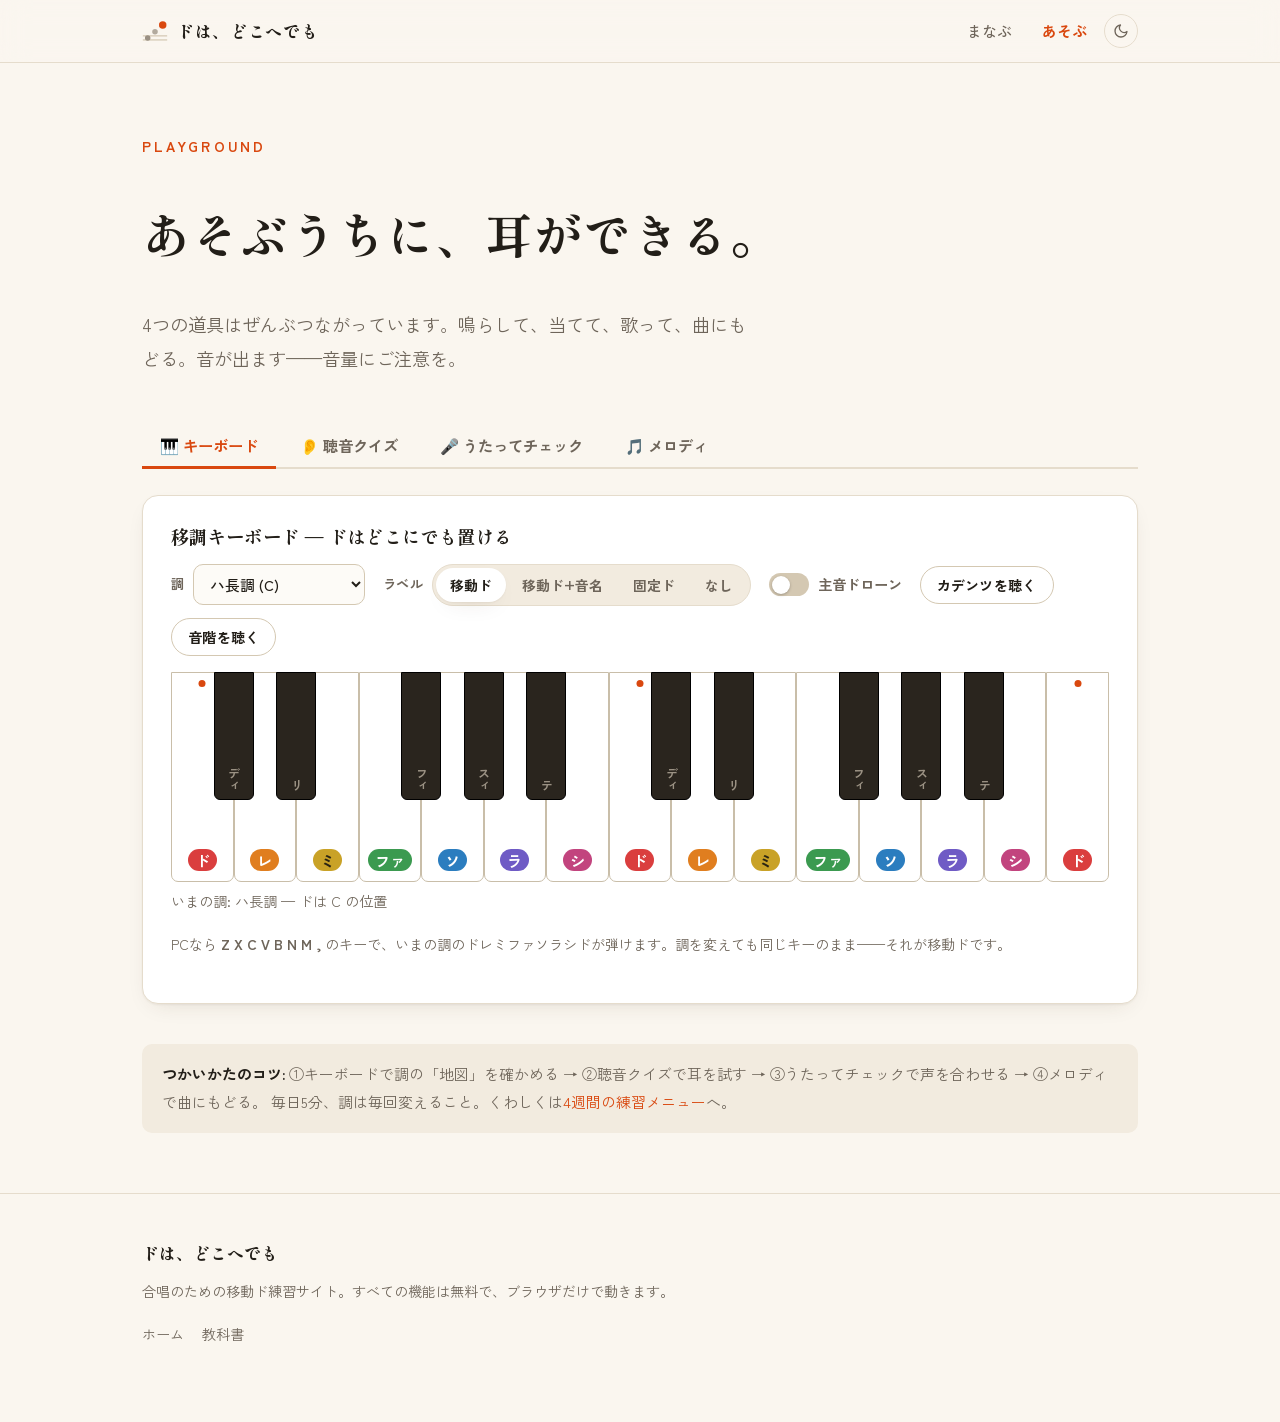
<file: playground.html>
<!DOCTYPE html>
<html lang="ja">
<head>
<meta charset="UTF-8">
<meta name="viewport" content="width=device-width, initial-scale=1.0">
<title>プレイグラウンド — 移動ドであそぶ | ドは、どこへでも</title>
<meta name="description" content="移調キーボード・聴音クイズ・マイク歌唱チェック・メロディ移調プレーヤー。ブラウザだけで動く移動ドの練習場。">
<link rel="icon" type="image/svg+xml" href="assets/favicon.svg">
<script>document.documentElement.dataset.theme = localStorage.getItem('domove.theme') || (matchMedia('(prefers-color-scheme: dark)').matches ? 'dark' : 'light');</script>
<link rel="preconnect" href="https://fonts.googleapis.com">
<link rel="preconnect" href="https://fonts.gstatic.com" crossorigin>
<link href="https://fonts.googleapis.com/css2?family=Shippori+Mincho+B1:wght@700;800&family=Zen+Kaku+Gothic+New:wght@400;500;700;900&display=swap" rel="stylesheet">
<link rel="stylesheet" href="css/style.css">
</head>
<body>

<header class="site-header">
  <div class="wrap">
    <a class="brand" href="index.html">
      <svg class="brand-mark" viewBox="0 0 32 32" aria-hidden="true">
        <line x1="1" y1="22" x2="31" y2="22" stroke="var(--line-strong)" stroke-width="1.5"/>
        <line x1="1" y1="27" x2="31" y2="27" stroke="var(--line-strong)" stroke-width="1.5"/>
        <circle cx="7" cy="24.5" r="3.4" fill="var(--ink-3)"/>
        <circle cx="16" cy="17" r="3.4" fill="var(--ink-3)" opacity=".75"/>
        <circle cx="25.5" cy="8.5" r="4.6" fill="var(--accent)"/>
      </svg>
      ドは、どこへでも
    </a>
    <nav class="site-nav" aria-label="メイン">
      <a href="learn.html">まなぶ</a>
      <a href="playground.html" class="active">あそぶ</a>
      <button class="theme-toggle" type="button" aria-label="テーマ切り替え"></button>
    </nav>
  </div>
</header>

<main class="wrap">
  <section class="hero" style="padding:clamp(40px,6vw,70px) 0 10px">
    <p class="hero-kicker">PLAYGROUND</p>
    <h1>あそぶうちに、耳ができる。</h1>
    <p class="hero-lead">4つの道具はぜんぶつながっています。鳴らして、当てて、歌って、曲にもどる。音が出ます——音量にご注意を。</p>
  </section>

  <div class="tabs" role="tablist">
    <button class="tab-btn" role="tab" data-tab="keyboard">🎹 キーボード</button>
    <button class="tab-btn" role="tab" data-tab="ear">👂 聴音クイズ</button>
    <button class="tab-btn" role="tab" data-tab="sing">🎤 うたってチェック</button>
    <button class="tab-btn" role="tab" data-tab="melody">🎵 メロディ</button>
  </div>

  <!-- ============ キーボード ============ -->
  <section class="tab-panel" id="tab-keyboard" role="tabpanel">
    <div class="panel">
      <h2 class="panel-title">移調キーボード — ドはどこにでも置ける</h2>
      <div class="controls">
        <div class="control-group">
          <span class="control-label">調</span>
          <select class="select" id="kb-key"></select>
        </div>
        <div class="control-group">
          <span class="control-label">ラベル</span>
          <div class="seg" id="kb-label">
            <button data-v="movable" class="active">移動ド</button>
            <button data-v="both">移動ド+音名</button>
            <button data-v="fixed">固定ド</button>
            <button data-v="none">なし</button>
          </div>
        </div>
        <label class="switch">
          <input type="checkbox" id="kb-drone">
          <span class="track"></span>
          <span class="switch-label">主音ドローン</span>
        </label>
        <button class="btn btn-ghost btn-sm" id="kb-cadence">カデンツを聴く</button>
        <button class="btn btn-ghost btn-sm" id="kb-scale">音階を聴く</button>
      </div>
      <div class="kbd-scroll"><div id="kb-container"></div></div>
      <p class="small muted" id="kb-info"></p>
      <p class="small muted">PCなら <b>Z X C V B N M ,</b> のキーで、いまの調のドレミファソラシドが弾けます。調を変えても同じキーのまま——それが移動ドです。</p>
    </div>
  </section>

  <!-- ============ 聴音クイズ ============ -->
  <section class="tab-panel" id="tab-ear" role="tabpanel">
    <div class="panel">
      <h2 class="panel-title">聴音クイズ — カデンツで調を感じて、階名を当てる</h2>
      <div class="controls">
        <div class="control-group">
          <span class="control-label">レベル</span>
          <div class="seg" id="ear-level">
            <button data-v="1" class="active">1: ド・ミ・ソ</button>
            <button data-v="2">2: ド〜ソ</button>
            <button data-v="3">3: 7音ぜんぶ</button>
            <button data-v="4">4: 半音も</button>
          </div>
        </div>
        <div class="control-group">
          <span class="control-label">調</span>
          <div class="seg" id="ear-keymode">
            <button data-v="random" class="active">毎回ランダム</button>
            <button data-v="c">ハ長調固定</button>
          </div>
        </div>
      </div>
      <div class="quiz-stage">
        <div class="quiz-status" id="ear-keyname">「出題」を押すと、カデンツ(和音)→ 1音が流れます</div>
        <div class="quiz-big" id="ear-big">?</div>
        <div class="quiz-status" id="ear-status"></div>
        <div class="mt-1">
          <button class="btn btn-primary" id="ear-start">出題</button>
          <button class="btn btn-ghost" id="ear-replay" disabled>カデンツ+音をもう一度</button>
          <button class="btn btn-ghost" id="ear-note" disabled>音だけもう一度</button>
        </div>
      </div>
      <div class="syl-row" id="ear-answers" aria-label="こたえ"></div>
      <div class="quiz-stats">
        <div class="stat"><div class="stat-num" id="ear-streak">0</div><div class="stat-label">れんぞく</div></div>
        <div class="stat"><div class="stat-num" id="ear-best">0</div><div class="stat-label">じこべすと</div></div>
        <div class="stat"><div class="stat-num" id="ear-acc">–</div><div class="stat-label">せいかいりつ</div></div>
        <div class="stat"><div class="stat-num" id="ear-total">0</div><div class="stat-label">こたえた数</div></div>
      </div>
      <p class="center mt-1"><button class="play-inline" id="ear-reset" style="border-color:var(--ink-3);color:var(--ink-3)">記録をリセット</button></p>
    </div>
  </section>

  <!-- ============ うたってチェック ============ -->
  <section class="tab-panel" id="tab-sing" role="tabpanel">
    <div class="panel">
      <h2 class="panel-title">うたってチェック — 声の音程をリアルタイム判定</h2>
      <div class="controls">
        <div class="control-group">
          <span class="control-label">調</span>
          <select class="select" id="sing-key"></select>
        </div>
        <div class="control-group">
          <span class="control-label">モード</span>
          <div class="seg" id="sing-mode">
            <button data-v="practice" class="active">れんしゅう</button>
            <button data-v="challenge">チャレンジ</button>
          </div>
        </div>
        <button class="btn btn-primary btn-sm" id="sing-mic">🎙 マイクをON</button>
      </div>
      <div class="quiz-stage">
        <div class="quiz-status" id="sing-keyname"></div>
        <div class="quiz-big" id="sing-target">ド</div>
        <div class="quiz-status" id="sing-status">目標の階名を選んで、「ドを聴く」→ 声で当ててみよう</div>
        <div class="mt-1">
          <button class="btn btn-ghost btn-sm" id="sing-do">ドを聴く</button>
          <button class="btn btn-ghost btn-sm" id="sing-hear">目標の音をこっそり聴く</button>
        </div>
      </div>
      <div class="syl-row" id="sing-choose" aria-label="目標をえらぶ"></div>
      <div class="gauge" aria-hidden="true">
        <div class="gauge-zone"></div>
        <div class="gauge-needle" id="sing-needle" style="opacity:0"></div>
      </div>
      <div class="gauge-labels"><span>♭ ひくい</span><span>ぴったり</span><span>♯ たかい</span></div>
      <div class="sing-readout" id="sing-readout">マイクをONにすると、ここに検出された音が表示されます</div>
      <div class="quiz-stats" id="sing-stats" style="display:none">
        <div class="stat"><div class="stat-num" id="sing-hit">0</div><div class="stat-label">せいこう</div></div>
        <div class="stat"><div class="stat-num" id="sing-streakN">0</div><div class="stat-label">れんぞく</div></div>
      </div>
      <p class="small muted mt-1">マイクの音はブラウザの中だけで処理され、どこにも送信・録音されません。オクターブはどこで歌ってもOK。</p>
    </div>
  </section>

  <!-- ============ メロディ ============ -->
  <section class="tab-panel" id="tab-melody" role="tabpanel">
    <div class="panel">
      <h2 class="panel-title">メロディ — 同じドレミが、どの調でも歌える</h2>
      <div class="controls">
        <div class="control-group">
          <span class="control-label">曲</span>
          <select class="select" id="mel-song"></select>
        </div>
        <div class="control-group">
          <span class="control-label">調</span>
          <select class="select" id="mel-key"></select>
        </div>
        <div class="control-group">
          <span class="control-label">テンポ</span>
          <input type="range" id="mel-tempo" min="60" max="160" value="104" style="width:120px">
          <span class="small muted" id="mel-bpm">104</span>
        </div>
      </div>
      <div class="controls">
        <button class="btn btn-primary" id="mel-play">▶ 再生</button>
        <button class="btn btn-ghost" id="mel-shuffle">🎲 ちがう調で再生</button>
        <label class="switch">
          <input type="checkbox" id="mel-quiz">
          <span class="track"></span>
          <span class="switch-label">階名をかくして曲あてクイズ</span>
        </label>
      </div>
      <div class="melody-tokens" id="mel-tokens"></div>
      <div class="syl-row" id="mel-choices" style="display:none"></div>
      <p class="small muted" id="mel-info"></p>
    </div>
  </section>

  <div class="note-box mt-3">
    <b>つかいかたのコツ:</b> ①キーボードで調の「地図」を確かめる → ②聴音クイズで耳を試す → ③うたってチェックで声を合わせる → ④メロディで曲にもどる。
    毎日5分、調は毎回変えること。くわしくは<a href="learn.html#ch7">4週間の練習メニュー</a>へ。
  </div>
</main>

<footer class="site-footer">
  <div class="wrap">
    <div class="foot-brand">ドは、どこへでも</div>
    <p>合唱のための移動ド練習サイト。すべての機能は無料で、ブラウザだけで動きます。</p>
    <nav aria-label="フッター">
      <a href="index.html">ホーム</a>
      <a href="learn.html">教科書</a>
    </nav>
  </div>
</footer>

<script type="module" src="js/site.js"></script>
<script type="module" src="js/playground.js"></script>
</body>
</html>
</file>
<file: css/style.css>
/* =========================================================
   ドは、どこへでも — Design System
   warm-paper editorial / degree-color system / dark ready
   ========================================================= */

:root {
  /* 紙とインク */
  --bg: #FAF6EF;
  --bg-2: #F2EBDF;
  --surface: #FFFFFF;
  --surface-2: #FDFBF7;
  --ink: #221E18;
  --ink-2: #6E655A;
  --ink-3: #9A9083;
  --line: #E5DCCC;
  --line-strong: #D4C8B2;

  /* アクセント: 柿色 */
  --accent: #D9480F;
  --accent-hover: #C23F0C;
  --accent-soft: #FBE8DD;
  --on-accent: #FFF8F3;

  /* 階名カラー(7音) */
  --c-do: #DA3E3E;
  --c-re: #E07E1F;
  --c-mi: #C9A227;
  --c-fa: #3B9A50;
  --c-so: #2B7DBF;
  --c-la: #6F5BC5;
  --c-ti: #C2447E;
  --c-chroma: #8B8377;

  --radius: 16px;
  --radius-sm: 10px;
  --shadow: 0 1px 2px rgba(60, 45, 20, .05), 0 8px 24px -12px rgba(60, 45, 20, .18);
  --shadow-lg: 0 2px 4px rgba(60, 45, 20, .06), 0 24px 48px -16px rgba(60, 45, 20, .25);

  --font-display: "Shippori Mincho B1", "Hiragino Mincho ProN", serif;
  --font-body: "Zen Kaku Gothic New", "Hiragino Kaku Gothic ProN", "Yu Gothic", sans-serif;

  --kbd-white: #FFFFFF;
  --kbd-black: #2A251E;
  --kbd-border: #C9BEA9;
}

[data-theme="dark"] {
  --bg: #1A1712;
  --bg-2: #221E17;
  --surface: #262119;
  --surface-2: #2C261D;
  --ink: #F0E9DC;
  --ink-2: #B0A695;
  --ink-3: #7E7566;
  --line: #3B342A;
  --line-strong: #4A4234;

  --accent: #F4713B;
  --accent-hover: #FF8551;
  --accent-soft: #3A2417;
  --on-accent: #211208;

  --c-do: #F06060;
  --c-re: #F0993F;
  --c-mi: #D9B54A;
  --c-fa: #5CB671;
  --c-so: #58A0DC;
  --c-la: #937FE0;
  --c-ti: #DB6BA0;
  --c-chroma: #857C6E;

  --shadow: 0 1px 2px rgba(0, 0, 0, .3), 0 8px 24px -12px rgba(0, 0, 0, .5);
  --shadow-lg: 0 2px 4px rgba(0, 0, 0, .35), 0 24px 48px -16px rgba(0, 0, 0, .6);

  --kbd-white: #EDE6D8;
  --kbd-black: #14110C;
  --kbd-border: #4A4234;
}

/* ---------- base ---------- */
*, *::before, *::after { box-sizing: border-box; }
html { scroll-behavior: smooth; }
body {
  margin: 0;
  background: var(--bg);
  color: var(--ink);
  font-family: var(--font-body);
  font-size: 16px;
  line-height: 1.9;
  -webkit-font-smoothing: antialiased;
  text-rendering: optimizeLegibility;
  overflow-x: hidden;
}
img, svg { vertical-align: middle; }
a { color: var(--accent); text-decoration: none; }
a:hover { text-decoration: underline; text-underline-offset: 3px; }
::selection { background: var(--accent); color: var(--on-accent); }

h1, h2, h3 { font-family: var(--font-display); font-weight: 700; line-height: 1.4; letter-spacing: .02em; }
h1 { font-size: clamp(2rem, 5vw, 3rem); }
h2 { font-size: clamp(1.5rem, 3.4vw, 2.1rem); margin: 0 0 .6em; }
h3 { font-size: clamp(1.1rem, 2.4vw, 1.3rem); margin: 1.8em 0 .5em; }
p { margin: 0 0 1.2em; }
strong { font-weight: 700; }
button { font-family: inherit; }

:focus-visible {
  outline: 2.5px solid var(--accent);
  outline-offset: 2px;
  border-radius: 4px;
}

.wrap { max-width: 1060px; margin: 0 auto; padding: 0 clamp(18px, 4vw, 32px); }
.wrap-narrow { max-width: 760px; margin: 0 auto; padding: 0 clamp(18px, 4vw, 32px); }

/* ---------- header ---------- */
.site-header {
  position: sticky; top: 0; z-index: 100;
  background: color-mix(in srgb, var(--bg) 82%, transparent);
  backdrop-filter: blur(14px);
  -webkit-backdrop-filter: blur(14px);
  border-bottom: 1px solid var(--line);
}
.site-header .wrap {
  display: flex; align-items: center; gap: 18px;
  height: 62px;
}
.brand {
  font-family: var(--font-display);
  font-weight: 800; font-size: 1.06rem;
  color: var(--ink); letter-spacing: .04em;
  display: flex; align-items: center; gap: 9px;
  white-space: nowrap;
}
.brand:hover { text-decoration: none; }
.brand-mark {
  width: 26px; height: 26px; flex: none;
}
.site-nav { margin-left: auto; display: flex; align-items: center; gap: 4px; }
.site-nav a {
  color: var(--ink-2); font-weight: 500; font-size: .92rem;
  padding: 7px 13px; border-radius: 999px;
  transition: color .15s, background .15s;
  white-space: nowrap;
}
.site-nav a:hover { color: var(--ink); background: var(--bg-2); text-decoration: none; }
.site-nav a.active { color: var(--accent); font-weight: 700; }
.theme-toggle {
  border: 1px solid var(--line); background: transparent; color: var(--ink-2);
  width: 34px; height: 34px; border-radius: 50%;
  cursor: pointer; display: grid; place-items: center;
  transition: background .15s, color .15s;
}
.theme-toggle:hover { background: var(--bg-2); color: var(--ink); }

/* ---------- hero ---------- */
.hero {
  position: relative;
  padding: clamp(64px, 11vw, 130px) 0 clamp(48px, 8vw, 96px);
  overflow: clip;
}
.hero-kicker {
  font-size: .88rem; font-weight: 700; letter-spacing: .22em;
  color: var(--accent); margin-bottom: 18px;
}
.hero-title {
  font-size: clamp(2.7rem, 8.5vw, 5.4rem);
  font-weight: 800; margin: 0 0 .35em;
  line-height: 1.22; letter-spacing: .01em;
}
.hero-title .accent { color: var(--accent); }
.hero-lead {
  font-size: clamp(1rem, 2vw, 1.14rem);
  color: var(--ink-2); max-width: 34em; margin-bottom: 2em;
}
.hero-actions { display: flex; gap: 14px; flex-wrap: wrap; }

.hero-bg {
  position: absolute; inset: 0; z-index: -1;
  pointer-events: none; opacity: .5;
}
.hero-bg svg { width: 100%; height: 100%; }

@keyframes floaty {
  0%, 100% { transform: translateY(0); }
  50% { transform: translateY(-14px); }
}
.hero-bg .float { animation: floaty 7s ease-in-out infinite; }
.hero-bg .float:nth-child(2n) { animation-duration: 9s; animation-delay: -3s; }
.hero-bg .float:nth-child(3n) { animation-duration: 11s; animation-delay: -5s; }

/* ---------- buttons ---------- */
.btn {
  display: inline-flex; align-items: center; justify-content: center; gap: 8px;
  padding: 13px 26px; border-radius: 999px;
  font-size: .98rem; font-weight: 700; letter-spacing: .02em;
  border: 1px solid transparent; cursor: pointer;
  transition: transform .12s, background .15s, border-color .15s, box-shadow .15s;
  text-decoration: none;
  user-select: none;
  -webkit-tap-highlight-color: transparent;
}
.btn:hover { text-decoration: none; transform: translateY(-1px); }
.btn:active { transform: translateY(0) scale(.98); }
.btn-primary { background: var(--accent); color: var(--on-accent); box-shadow: var(--shadow); }
.btn-primary:hover { background: var(--accent-hover); }
.btn-ghost { background: transparent; color: var(--ink); border-color: var(--line-strong); }
.btn-ghost:hover { border-color: var(--ink-3); background: var(--surface); }
.btn-sm { padding: 8px 16px; font-size: .88rem; }
.btn[disabled] { opacity: .45; pointer-events: none; }

/* ---------- cards / sections ---------- */
.section { padding: clamp(44px, 7vw, 84px) 0; }
.section-alt { background: var(--bg-2); }
.section-kicker {
  font-size: .82rem; font-weight: 700; letter-spacing: .2em;
  color: var(--accent); margin-bottom: 10px;
}
.cards {
  display: grid; gap: 18px;
  grid-template-columns: repeat(auto-fit, minmax(min(270px, 100%), 1fr));
  margin-top: 26px;
}
.card {
  background: var(--surface);
  border: 1px solid var(--line);
  border-radius: var(--radius);
  padding: 26px 24px;
  box-shadow: var(--shadow);
}
.card h3 { margin-top: 0; }
.card p { color: var(--ink-2); font-size: .94rem; margin-bottom: 0; }
.card-num {
  font-family: var(--font-display); font-size: 1.9rem; font-weight: 800;
  color: var(--accent); line-height: 1; margin-bottom: 12px;
}

/* ---------- panel(操作パネル共通) ---------- */
.panel {
  background: var(--surface);
  border: 1px solid var(--line);
  border-radius: var(--radius);
  padding: clamp(18px, 3vw, 28px);
  box-shadow: var(--shadow);
}
.panel + .panel { margin-top: 20px; }
.panel-title {
  font-family: var(--font-display); font-weight: 700; font-size: 1.14rem;
  margin: 0 0 14px;
}
.controls {
  display: flex; flex-wrap: wrap; gap: 12px 18px; align-items: center;
  margin-bottom: 16px;
}
.control-group { display: flex; align-items: center; gap: 8px; flex-wrap: wrap; }
.control-label { font-size: .82rem; font-weight: 700; color: var(--ink-2); letter-spacing: .05em; }

select.select, input[type="range"] { accent-color: var(--accent); }
select.select {
  font-family: inherit; font-size: .92rem; font-weight: 500;
  color: var(--ink); background: var(--surface-2);
  border: 1px solid var(--line-strong); border-radius: var(--radius-sm);
  padding: 8px 12px; cursor: pointer;
}

/* segmented control */
.seg {
  display: inline-flex; background: var(--bg-2);
  border: 1px solid var(--line); border-radius: 999px; padding: 3px;
  gap: 2px; flex-wrap: wrap;
}
.seg button {
  border: none; background: transparent; color: var(--ink-2);
  font-size: .86rem; font-weight: 600; padding: 7px 14px;
  border-radius: 999px; cursor: pointer;
  transition: background .15s, color .15s;
  -webkit-tap-highlight-color: transparent;
}
.seg button:hover { color: var(--ink); }
.seg button.active { background: var(--surface); color: var(--ink); box-shadow: var(--shadow); font-weight: 700; }

/* toggle switch */
.switch { position: relative; display: inline-flex; align-items: center; gap: 9px; cursor: pointer; }
.switch input { position: absolute; opacity: 0; }
.switch .track {
  width: 40px; height: 23px; border-radius: 999px; background: var(--line-strong);
  transition: background .18s; flex: none; position: relative;
}
.switch .track::after {
  content: ""; position: absolute; top: 2.5px; left: 3px;
  width: 18px; height: 18px; border-radius: 50%; background: var(--surface);
  transition: transform .18s; box-shadow: 0 1px 3px rgba(0,0,0,.25);
}
.switch input:checked + .track { background: var(--accent); }
.switch input:checked + .track::after { transform: translateX(16px); }
.switch input:focus-visible + .track { outline: 2.5px solid var(--accent); outline-offset: 2px; }
.switch .switch-label { font-size: .88rem; font-weight: 600; color: var(--ink-2); }

/* ---------- 鍵盤 ---------- */
.kbd-scroll { overflow-x: auto; padding-bottom: 6px; }
.kbd {
  position: relative;
  height: clamp(150px, 24vw, 210px);
  min-width: 560px;
  border-radius: var(--radius-sm);
  user-select: none;
  touch-action: manipulation;
}
.kbd-key {
  position: absolute; top: 0; bottom: 0;
  border: 1px solid var(--kbd-border);
  cursor: pointer; padding: 0;
  -webkit-tap-highlight-color: transparent;
  display: flex; flex-direction: column; justify-content: flex-end; align-items: center;
  transition: filter .1s;
}
.kbd-white {
  background: var(--kbd-white);
  border-radius: 0 0 7px 7px;
  z-index: 1;
  padding-bottom: 10px; gap: 2px;
}
.kbd-black {
  background: var(--kbd-black);
  height: 61%;
  bottom: auto;
  border-radius: 0 0 6px 6px;
  z-index: 2;
  border-color: #000;
  padding-bottom: 8px;
}
.kbd-key:hover { filter: brightness(.96); }
.kbd-black:hover { filter: brightness(1.35); }
.kbd-key.is-pressed { filter: brightness(.88); }
.kbd-black.is-pressed { filter: brightness(1.6); }

.kbd-label {
  font-size: clamp(.72rem, 1.6vw, .95rem); font-weight: 700;
  color: var(--ink-3); line-height: 1.2;
  pointer-events: none;
}
.kbd-black .kbd-label { color: #B8AE9E; font-size: clamp(.58rem, 1.2vw, .74rem); writing-mode: vertical-rl; }
.kbd-sub { font-size: .62rem; color: var(--ink-3); opacity: .75; pointer-events: none; }

/* 音階内の色付け */
.kbd-white.in-scale .kbd-label { color: #fff; }
.kbd-key.in-scale .kbd-label {
  border-radius: 999px; padding: 2px 7px;
}
.kbd-white.deg-do .kbd-label { background: var(--c-do); }
.kbd-white.deg-re .kbd-label { background: var(--c-re); }
.kbd-white.deg-mi .kbd-label { background: var(--c-mi); color: #2A2413; }
.kbd-white.deg-fa .kbd-label { background: var(--c-fa); }
.kbd-white.deg-so .kbd-label { background: var(--c-so); }
.kbd-white.deg-la .kbd-label { background: var(--c-la); }
.kbd-white.deg-ti .kbd-label { background: var(--c-ti); }
.kbd-black.in-scale .kbd-label { background: var(--c-chroma); color: #fff; writing-mode: horizontal-tb; font-size: .6rem; }
.kbd-key.is-tonic::before {
  content: ""; position: absolute; top: 7px; left: 50%; transform: translateX(-50%);
  width: 7px; height: 7px; border-radius: 50%;
  background: var(--accent);
}
.kbd-black.chromatic-label .kbd-label { opacity: .8; }

/* ---------- 階名チップ(回答ボタンなど) ---------- */
.syl-row { display: flex; flex-wrap: wrap; gap: 10px; }
.syl-chip {
  min-width: 62px; padding: 13px 10px;
  border-radius: 14px; border: none; cursor: pointer;
  font-size: 1.12rem; font-weight: 800; color: #fff;
  letter-spacing: .04em;
  box-shadow: var(--shadow);
  transition: transform .1s, filter .12s, opacity .15s;
  -webkit-tap-highlight-color: transparent;
}
.syl-chip:hover { transform: translateY(-2px); filter: brightness(1.06); }
.syl-chip:active { transform: scale(.95); }
.syl-chip .roman { display: block; font-size: .62rem; font-weight: 600; opacity: .85; letter-spacing: .12em; }
.syl-do { background: var(--c-do); }
.syl-re { background: var(--c-re); }
.syl-mi { background: var(--c-mi); color: #2A2413; }
.syl-fa { background: var(--c-fa); }
.syl-so { background: var(--c-so); }
.syl-la { background: var(--c-la); }
.syl-ti { background: var(--c-ti); }
.syl-chroma { background: var(--c-chroma); }
.syl-chip.correct { animation: pop .4s ease; outline: 3px solid var(--ink); }
.syl-chip.wrong { animation: shake .35s ease; opacity: .4; }
@keyframes pop { 40% { transform: scale(1.14); } }
@keyframes shake {
  20% { transform: translateX(-5px); } 40% { transform: translateX(5px); }
  60% { transform: translateX(-3px); } 80% { transform: translateX(3px); }
}

/* インラインの階名バッジ(本文用) */
.syl-badge {
  display: inline-block; padding: 1px 9px; border-radius: 999px;
  font-weight: 800; font-size: .88em; color: #fff; white-space: nowrap;
}
.syl-badge.syl-mi { color: #2A2413; }

/* ---------- タブ ---------- */
.tabs {
  display: flex; gap: 6px; flex-wrap: wrap;
  border-bottom: 2px solid var(--line);
  margin-bottom: 26px;
}
.tab-btn {
  border: none; background: transparent; cursor: pointer;
  font-size: .96rem; font-weight: 600; color: var(--ink-2);
  padding: 12px 18px 10px;
  border-bottom: 3px solid transparent;
  margin-bottom: -2px;
  transition: color .15s, border-color .15s;
  -webkit-tap-highlight-color: transparent;
}
.tab-btn:hover { color: var(--ink); }
.tab-btn.active { color: var(--accent); border-bottom-color: var(--accent); font-weight: 700; }
.tab-panel { display: none; }
.tab-panel.active { display: block; animation: fadein .25s ease; }
@keyframes fadein { from { opacity: 0; transform: translateY(6px); } }

/* ---------- クイズ表示 ---------- */
.quiz-stage {
  text-align: center; padding: 28px 10px;
  border: 1.5px dashed var(--line-strong); border-radius: var(--radius);
  background: var(--surface-2);
  margin-bottom: 18px;
}
.quiz-status { font-size: .9rem; color: var(--ink-2); min-height: 1.6em; margin-bottom: 4px; }
.quiz-big {
  font-family: var(--font-display);
  font-size: clamp(2.2rem, 7vw, 3.6rem); font-weight: 800;
  line-height: 1.3; min-height: 1.3em;
}
.quiz-stats { display: flex; gap: 20px; justify-content: center; flex-wrap: wrap; margin-top: 14px; }
.stat { text-align: center; }
.stat .stat-num { font-family: var(--font-display); font-size: 1.5rem; font-weight: 800; line-height: 1.2; }
.stat .stat-label { font-size: .72rem; color: var(--ink-3); font-weight: 700; letter-spacing: .1em; }

/* ---------- ピッチメーター ---------- */
.gauge {
  position: relative; height: 68px; border-radius: 999px;
  background: var(--bg-2); border: 1px solid var(--line);
  overflow: hidden; margin: 18px 0 8px;
}
.gauge-zone {
  position: absolute; top: 0; bottom: 0; left: 50%;
  width: 16%; transform: translateX(-50%);
  background: color-mix(in srgb, var(--c-fa) 22%, transparent);
  border-left: 1px dashed var(--c-fa); border-right: 1px dashed var(--c-fa);
}
.gauge-needle {
  position: absolute; top: 6px; bottom: 6px; left: 50%;
  width: 5px; border-radius: 3px; background: var(--accent);
  transform: translateX(-50%);
  transition: left .09s linear, background .2s;
}
.gauge-needle.in-tune { background: var(--c-fa); }
.gauge-labels {
  display: flex; justify-content: space-between;
  font-size: .72rem; color: var(--ink-3); font-weight: 600;
  padding: 0 10px;
}
.sing-readout {
  display: flex; align-items: baseline; justify-content: center; gap: 14px;
  font-size: .95rem; color: var(--ink-2); min-height: 1.8em;
}
.sing-readout b { font-size: 1.3rem; color: var(--ink); }

/* ---------- メロディ・トークン ---------- */
.melody-tokens {
  display: flex; flex-wrap: wrap; gap: 7px 5px; align-items: center;
  padding: 18px; border-radius: var(--radius);
  background: var(--surface-2); border: 1px solid var(--line);
  margin-bottom: 16px;
  line-height: 1;
}
.mtok {
  padding: 7px 10px; border-radius: 10px;
  font-weight: 800; font-size: 1.02rem; color: #fff;
  transition: transform .08s, box-shadow .12s, opacity .2s;
}
.mtok.deg-mi { color: #2A2413; }
.mtok.playing { transform: scale(1.22); box-shadow: var(--shadow-lg); }
.mtok.rest { background: transparent; color: var(--ink-3); font-weight: 400; padding: 7px 2px; }
.mtok.hidden-syl { color: transparent !important; text-shadow: none; background: var(--line-strong); }

/* ---------- learn(教科書)---------- */
.toc {
  border: 1px solid var(--line); border-radius: var(--radius);
  background: var(--surface); padding: 22px 26px;
  box-shadow: var(--shadow);
  margin: 30px 0 10px;
}
.toc ol { margin: 8px 0 0; padding-left: 1.4em; }
.toc li { margin: 5px 0; }
.toc a { color: var(--ink); font-weight: 600; }
.toc a:hover { color: var(--accent); }

.chapter { padding: clamp(38px, 6vw, 64px) 0 8px; }
.chapter-num {
  font-family: var(--font-display); font-weight: 800;
  color: var(--accent); font-size: .95rem; letter-spacing: .25em;
  margin-bottom: 6px;
}
.demo-box {
  background: var(--surface); border: 1px solid var(--line);
  border-left: 4px solid var(--accent);
  border-radius: var(--radius-sm);
  padding: 20px 22px; margin: 26px 0;
  box-shadow: var(--shadow);
}
.demo-box .demo-title {
  font-weight: 800; font-size: .95rem; margin-bottom: 10px;
  display: flex; align-items: center; gap: 8px;
}
.demo-box .demo-title::before { content: "▶"; color: var(--accent); font-size: .8em; }
.note-box {
  background: var(--bg-2); border-radius: var(--radius-sm);
  padding: 16px 20px; margin: 22px 0;
  font-size: .93rem; color: var(--ink-2);
}
.note-box b { color: var(--ink); }

table.simple {
  width: 100%; border-collapse: collapse; margin: 20px 0;
  font-size: .93rem;
}
table.simple th, table.simple td {
  border: 1px solid var(--line); padding: 9px 13px; text-align: left;
}
table.simple th { background: var(--bg-2); font-weight: 700; font-size: .86rem; }
table.simple td { background: var(--surface); }

/* ハンドサイン */
.handsigns {
  display: grid; gap: 14px;
  grid-template-columns: repeat(auto-fit, minmax(120px, 1fr));
  margin: 24px 0;
}
.handsign {
  text-align: center; background: var(--surface);
  border: 1px solid var(--line); border-radius: var(--radius-sm);
  padding: 16px 8px 14px;
  box-shadow: var(--shadow);
}
.handsign svg { width: 74px; height: 74px; }
.handsign .hs-name { font-weight: 800; font-size: 1.05rem; margin-top: 6px; }
.handsign .hs-desc { font-size: .76rem; color: var(--ink-2); line-height: 1.6; }

/* FAQ */
details.faq {
  border: 1px solid var(--line); border-radius: var(--radius-sm);
  background: var(--surface); margin: 12px 0;
  box-shadow: var(--shadow);
}
details.faq summary {
  cursor: pointer; font-weight: 700; padding: 16px 20px;
  list-style: none; position: relative; padding-right: 46px;
}
details.faq summary::-webkit-details-marker { display: none; }
details.faq summary::after {
  content: "+"; position: absolute; right: 20px; top: 50%;
  transform: translateY(-50%);
  font-size: 1.4rem; font-weight: 400; color: var(--accent);
  transition: transform .2s;
}
details.faq[open] summary::after { transform: translateY(-50%) rotate(45deg); }
details.faq .faq-body { padding: 0 20px 18px; color: var(--ink-2); font-size: .95rem; }

/* ---------- footer ---------- */
.site-footer {
  border-top: 1px solid var(--line);
  padding: 44px 0 60px; margin-top: 60px;
  color: var(--ink-2); font-size: .88rem;
}
.site-footer .foot-brand { font-family: var(--font-display); font-weight: 800; color: var(--ink); font-size: 1.05rem; margin-bottom: 8px; }
.site-footer nav { display: flex; gap: 18px; flex-wrap: wrap; margin: 14px 0; }
.site-footer a { color: var(--ink-2); }
.site-footer a:hover { color: var(--accent); }

/* ---------- misc ---------- */
.pill-note {
  display: inline-flex; align-items: center; gap: 8px;
  background: var(--accent-soft); color: var(--accent);
  font-size: .82rem; font-weight: 700;
  border-radius: 999px; padding: 6px 16px;
}
.center { text-align: center; }
.mt-0 { margin-top: 0; } .mt-1 { margin-top: 12px; } .mt-2 { margin-top: 24px; } .mt-3 { margin-top: 40px; }
.muted { color: var(--ink-2); }
.small { font-size: .88rem; }

.play-inline {
  display: inline-flex; align-items: center; gap: 7px;
  border: 1.5px solid var(--accent); color: var(--accent); background: transparent;
  border-radius: 999px; padding: 7px 17px;
  font-size: .88rem; font-weight: 700; cursor: pointer;
  transition: background .15s, color .15s, transform .1s;
  -webkit-tap-highlight-color: transparent;
}
.play-inline::before { content: "▶"; font-size: .74em; }
.play-inline:hover { background: var(--accent); color: var(--on-accent); }
.play-inline:active { transform: scale(.96); }
.play-inline.playing::before { content: "■"; }

@media (max-width: 640px) {
  .site-nav a { padding: 7px 8px; font-size: .84rem; }
  .brand { font-size: .95rem; gap: 6px; }
  .site-header .wrap { gap: 8px; }
  .hero-actions .btn { flex: 1 1 auto; }
}

@media (prefers-reduced-motion: reduce) {
  *, *::before, *::after {
    animation-duration: .01ms !important;
    animation-iteration-count: 1 !important; /* 無限アニメを1回で止める(震え防止) */
    transition-duration: .01ms !important;
    scroll-behavior: auto !important;
  }
  .hero-bg .float { animation: none !important; } /* 装飾の浮遊は完全停止 */
}
</file>
